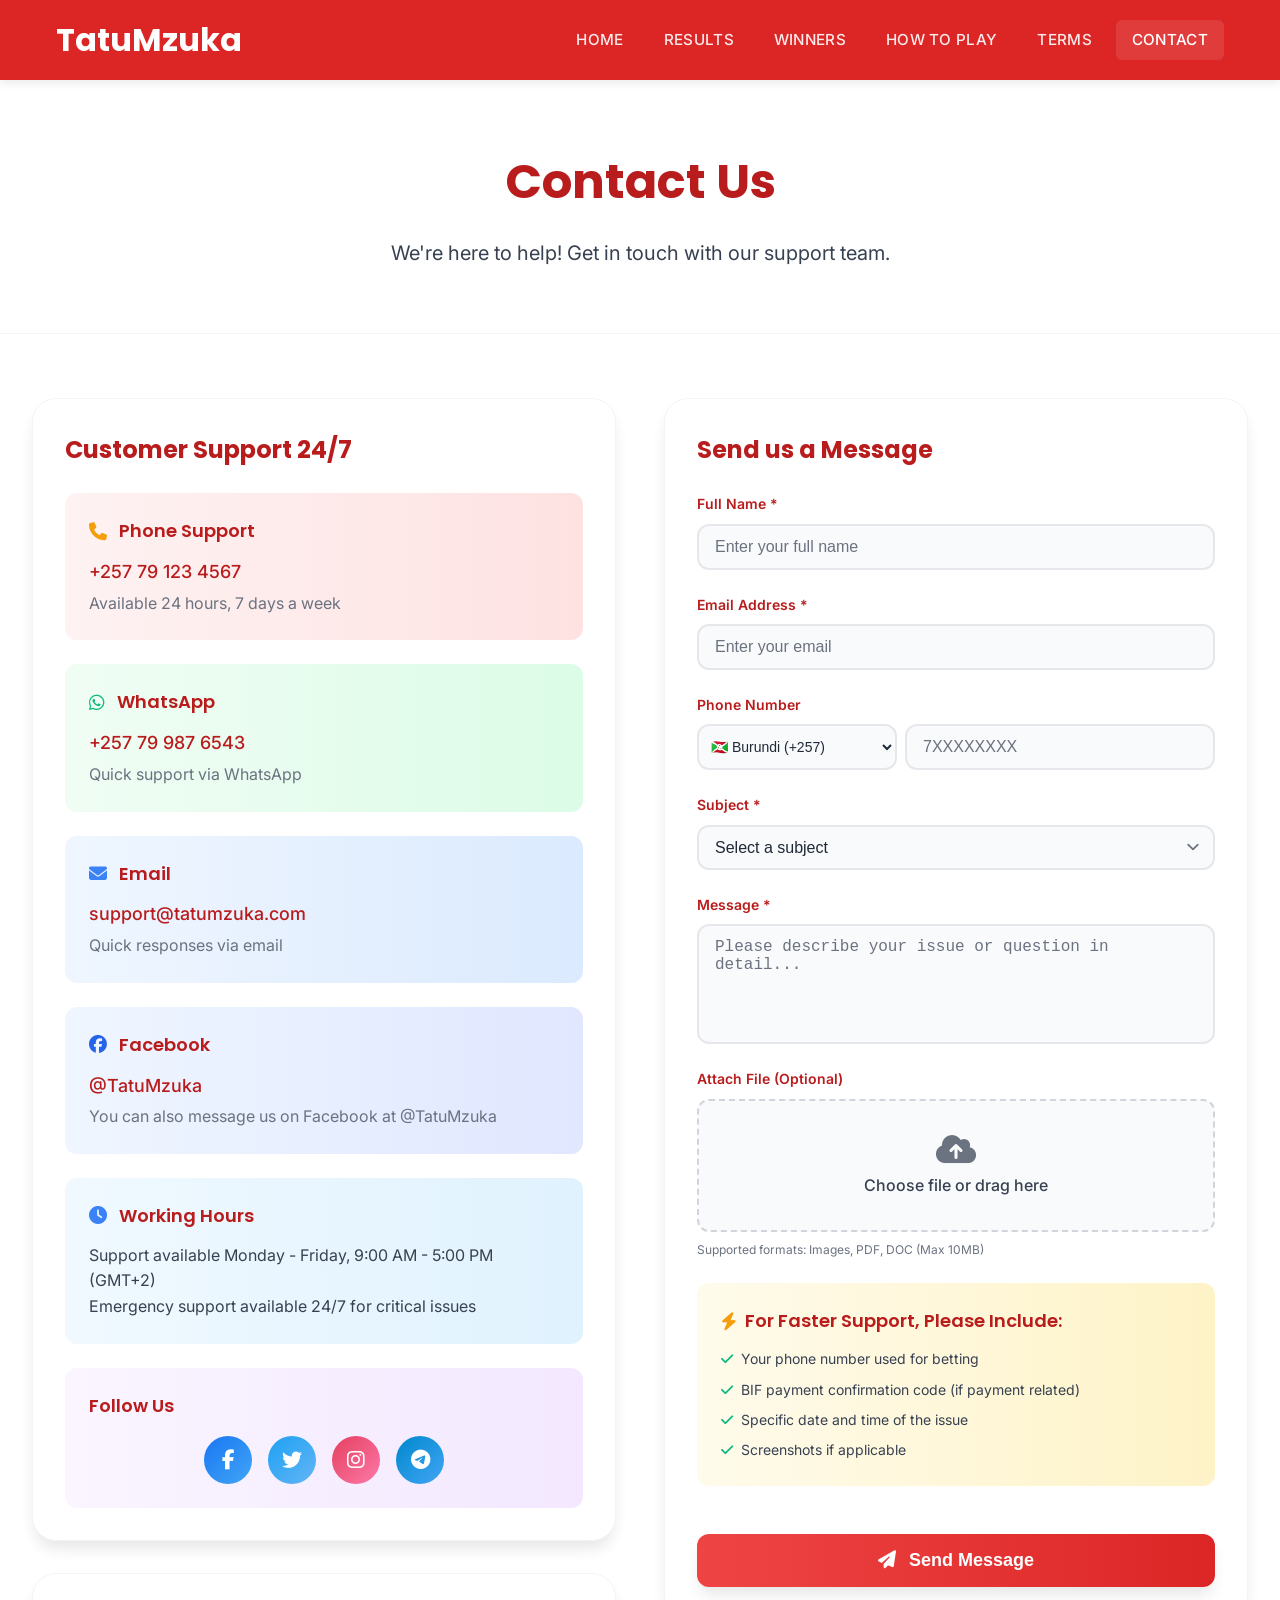
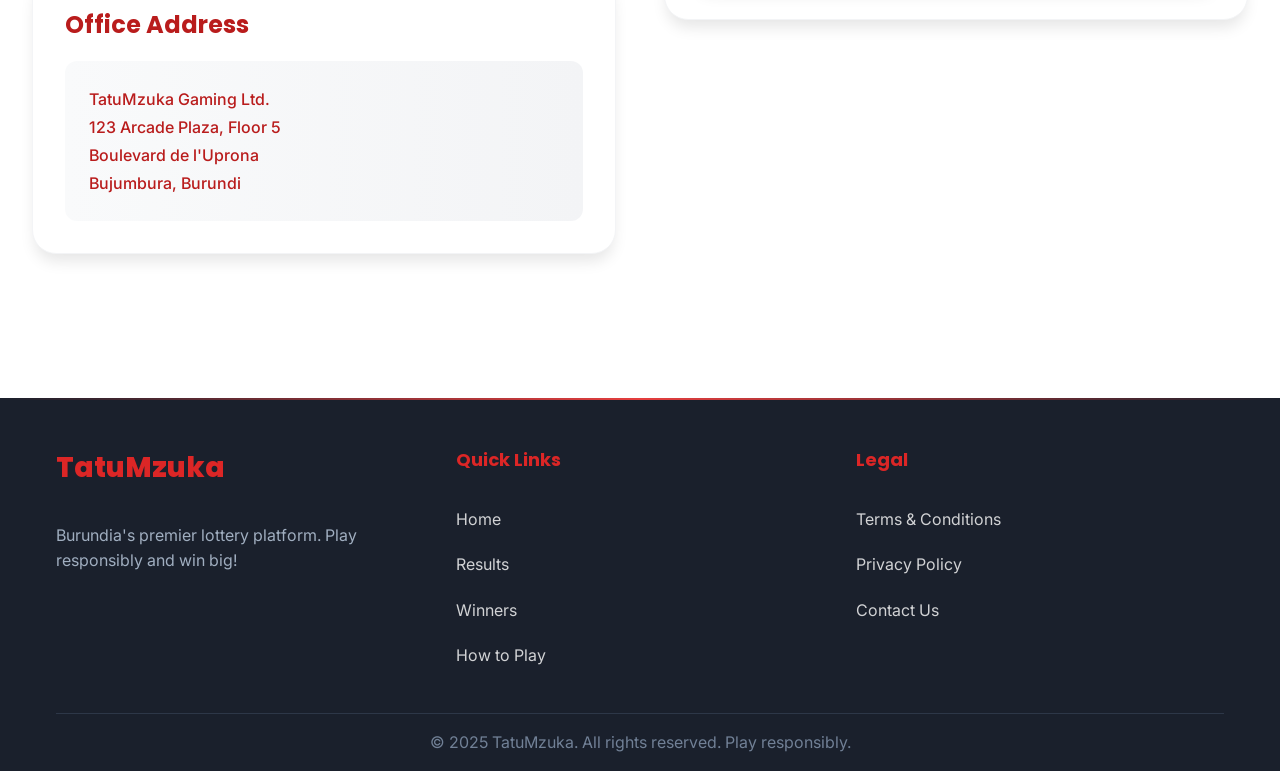
<file: contact.html>
<!DOCTYPE html>
<html lang="en">
<head>
  <meta charset="UTF-8">
  <meta name="viewport" content="width=device-width, initial-scale=1.0">
  <title>Contact Us - TatuMzuka</title>
  <meta name="description" content="Get in touch with TatuMzuka support team. Available 24/7 via phone, WhatsApp, email, or Facebook.">

  <!-- Google Fonts -->
  <link href="https://fonts.googleapis.com/css2?family=Inter:wght@300;400;500;600;700;800;900&display=swap" rel="stylesheet">
  <link href="https://fonts.googleapis.com/css2?family=Poppins:wght@300;400;500;600;700;800;900&display=swap" rel="stylesheet">

  <!-- Font Awesome -->
  <link rel="stylesheet" href="https://cdnjs.cloudflare.com/ajax/libs/font-awesome/6.4.0/css/all.min.css">

  <!-- reCAPTCHA -->
  <script src="https://www.google.com/recaptcha/api.js" async defer></script>
  <script src="https://www.google.com/recaptcha/api.js" async defer></script>


  <!-- Custom CSS -->
  <link rel="stylesheet" href="styles.css">
</head>
<body>
  <!-- Navigation -->
  <nav class="navbar">
    <div class="nav-container">
      <div class="nav-content">
        <div class="nav-logo">
          <h2 class="logo-text">TatuMzuka</h2>
        </div>
        <div class="nav-links-desktop">
          <div class="nav-links">
            <a href="index.html" class="nav-link">HOME</a>
            <a href="results.html" class="nav-link">RESULTS</a>
            <a href="winners.html" class="nav-link">WINNERS</a>
            <a href="how-to-play.html" class="nav-link">HOW TO PLAY</a>
            <a href="terms.html" class="nav-link">TERMS</a>
            <a href="contact.html" class="nav-link active">CONTACT</a>
          </div>
        </div>
        <!-- Mobile Menu Toggle -->
        <button class="mobile-menu-btn" onclick="toggleMobileMenu()">
          <i class="fas fa-bars" id="menu-icon"></i>
          <i class="fas fa-times hidden" id="close-icon"></i>
        </button>
      </div>
    </div>

    <!-- Mobile Navigation -->
    <div class="mobile-nav hidden" id="mobile-nav">
      <a href="index.html" class="mobile-nav-link">HOME</a>
      <a href="results.html" class="mobile-nav-link">RESULTS</a>
      <a href="winners.html" class="mobile-nav-link">WINNERS</a>
      <a href="how-to-play.html" class="mobile-nav-link">HOW TO PLAY</a>
      <a href="terms.html" class="mobile-nav-link">TERMS</a>
      <a href="contact.html" class="mobile-nav-link">CONTACT</a>
    </div>
  </nav>

  <!-- Header -->
  <header class="header">
    <div class="header-container">
      <h1 class="header-title">Contact Us</h1>
      <p class="header-subtitle">We're here to help! Get in touch with our support team.</p>
    </div>
  </header>

  <!-- Main container -->
  <div class="main-container">
    <div class="content-grid">
      <!-- Left column (Support Info) -->
      <aside class="support-info">
        <div class="support-card">
          <h3 class="support-title">Customer Support 24/7</h3>
          <div class="support-sections">
            <section class="support-section phone-support">
              <h4 class="support-section-title">
                <i class="fas fa-phone support-icon"></i>
                Phone Support
              </h4>
              <p class="support-contact">+257 79 123 4567</p>
              <p class="support-desc">Available 24 hours, 7 days a week</p>
            </section>
            <section class="support-section whatsapp-support">
              <h4 class="support-section-title">
                <i class="fab fa-whatsapp support-icon"></i>
                WhatsApp
              </h4>
              <p class="support-contact">+257 79 987 6543</p>
              <p class="support-desc">Quick support via WhatsApp</p>
            </section>
            <section class="support-section email-support">
              <h4 class="support-section-title">
                <i class="fas fa-envelope support-icon"></i>
                Email
              </h4>
              <p class="support-contact">support@tatumzuka.com</p>
              <p class="support-desc">Quick responses via email</p>
            </section>
            <section class="support-section facebook-support">
              <h4 class="support-section-title">
                <i class="fab fa-facebook support-icon"></i>
                Facebook
              </h4>
              <p class="support-contact">@TatuMzuka</p>
              <p class="support-desc">You can also message us on Facebook at @TatuMzuka</p>
            </section>
          </div>
          
          <!-- Working Hours -->
          <div class="working-hours">
            <h4 class="working-hours-title">
              <i class="fas fa-clock support-icon"></i>
              Working Hours
            </h4>
            <p class="working-hours-text">
              Support available Monday - Friday, 9:00 AM - 5:00 PM (GMT+2)<br>
              Emergency support available 24/7 for critical issues
            </p>
          </div>
          
          <!-- Social Media Links -->
          <div class="social-media">
            <h4 class="social-title">Follow Us</h4>
            <div class="social-links">
              <a href="https://facebook.com/tatumzuka" class="social-link facebook" target="_blank">
                <i class="fab fa-facebook-f"></i>
              </a>
              <a href="https://twitter.com/tatumzuka" class="social-link twitter" target="_blank">
                <i class="fab fa-twitter"></i>
              </a>
              <a href="https://instagram.com/tatumzuka" class="social-link instagram" target="_blank">
                <i class="fab fa-instagram"></i>
              </a>
              <a href="https://t.me/tatumzuka" class="social-link telegram" target="_blank">
                <i class="fab fa-telegram"></i>
              </a>
            </div>
          </div>
        </div>
        <div class="address-card">
          <h3 class="address-title">Office Address</h3>
          <div class="address-content">
            <p class="address-text">
              TatuMzuka Gaming Ltd.<br>
              123 Arcade Plaza, Floor 5<br>
              Boulevard de l'Uprona<br>
              Bujumbura, Burundi
            </p>
          </div>
        </div>
      </aside>

      <!-- Right column (Contact Form) -->
      <main class="contact-form-container">
        <div class="form-card">
          <h3 class="form-title">Send us a Message</h3>
          
          <!-- Success/Error Messages -->
          <div id="successMessage" class="message success-message hidden">
            <i class="fas fa-check-circle"></i>
            <span>Your message has been sent successfully! We'll get back to you within 24 hours.</span>
          </div>
          
          <div id="errorMessage" class="message error-message hidden">
            <i class="fas fa-exclamation-triangle"></i>
            <span id="errorText">There was a problem submitting the form. Please try again.</span>
          </div>
          
          <form id="contactForm" class="contact-form">
            <div class="form-group">
              <label for="name" class="form-label">Full Name *</label>
              <input type="text" id="name" name="name" placeholder="Enter your full name" required class="form-input">
              <div class="field-error" id="nameError"></div>
            </div>
            <div class="form-group">
              <label for="email" class="form-label">Email Address *</label>
              <input type="email" id="email" name="email" placeholder="Enter your email" required class="form-input">
              <div class="field-error" id="emailError"></div>
            </div>
            <div class="form-group">
              <label for="phone" class="form-label">Phone Number</label>
              <div class="phone-input-container">
                <select id="countryCode" class="country-select">
                  <option value="+93" data-country="AF">🇦🇫 Afghanistan (+93)</option>
                  <option value="+355" data-country="AL">🇦🇱 Albania (+355)</option>
                  <option value="+213" data-country="DZ">🇩🇿 Algeria (+213)</option>
                  <option value="+1684" data-country="AS">🇦🇸 American Samoa (+1684)</option>
                  <option value="+376" data-country="AD">🇦🇩 Andorra (+376)</option>
                  <option value="+244" data-country="AO">🇦🇴 Angola (+244)</option>
                  <option value="+1264" data-country="AI">🇦🇮 Anguilla (+1264)</option>
                  <option value="+672" data-country="AQ">🇦🇶 Antarctica (+672)</option>
                  <option value="+1268" data-country="AG">🇦🇬 Antigua and Barbuda (+1268)</option>
                  <option value="+54" data-country="AR">🇦🇷 Argentina (+54)</option>
                  <option value="+374" data-country="AM">🇦🇲 Armenia (+374)</option>
                  <option value="+297" data-country="AW">🇦🇼 Aruba (+297)</option>
                  <option value="+61" data-country="AU">🇦🇺 Australia (+61)</option>
                  <option value="+43" data-country="AT">🇦🇹 Austria (+43)</option>
                  <option value="+994" data-country="AZ">🇦🇿 Azerbaijan (+994)</option>
                  <option value="+1242" data-country="BS">🇧🇸 Bahamas (+1242)</option>
                  <option value="+973" data-country="BH">🇧🇭 Bahrain (+973)</option>
                  <option value="+880" data-country="BD">🇧🇩 Bangladesh (+880)</option>
                  <option value="+1246" data-country="BB">🇧🇧 Barbados (+1246)</option>
                  <option value="+375" data-country="BY">🇧🇾 Belarus (+375)</option>
                  <option value="+32" data-country="BE">🇧🇪 Belgium (+32)</option>
                  <option value="+501" data-country="BZ">🇧🇿 Belize (+501)</option>
                  <option value="+229" data-country="BJ">🇧🇯 Benin (+229)</option>
                  <option value="+1441" data-country="BM">🇧🇲 Bermuda (+1441)</option>
                  <option value="+975" data-country="BT">🇧🇹 Bhutan (+975)</option>
                  <option value="+591" data-country="BO">🇧🇴 Bolivia (+591)</option>
                  <option value="+387" data-country="BA">🇧🇦 Bosnia and Herzegovina (+387)</option>
                  <option value="+267" data-country="BW">🇧🇼 Botswana (+267)</option>
                  <option value="+55" data-country="BR">🇧🇷 Brazil (+55)</option>
                  <option value="+246" data-country="IO">🇮🇴 British Indian Ocean Territory (+246)</option>
                  <option value="+673" data-country="BN">🇧🇳 Brunei Darussalam (+673)</option>
                  <option value="+359" data-country="BG">🇧🇬 Bulgaria (+359)</option>
                  <option value="+226" data-country="BF">🇧🇫 Burkina Faso (+226)</option>
                  <option value="+257" data-country="BI" selected>🇧🇮 Burundi (+257)</option>
                  <option value="+855" data-country="KH">🇰🇭 Cambodia (+855)</option>
                  <option value="+237" data-country="CM">🇨🇲 Cameroon (+237)</option>
                  <option value="+1" data-country="CA">🇨🇦 Canada (+1)</option>
                  <option value="+238" data-country="CV">🇨🇻 Cape Verde (+238)</option>
                  <option value="+1345" data-country="KY">🇰🇾 Cayman Islands (+1345)</option>
                  <option value="+236" data-country="CF">🇨🇫 Central African Republic (+236)</option>
                  <option value="+235" data-country="TD">🇹🇩 Chad (+235)</option>
                  <option value="+56" data-country="CL">🇨🇱 Chile (+56)</option>
                  <option value="+86" data-country="CN">🇨🇳 China (+86)</option>
                  <option value="+61" data-country="CX">🇨🇽 Christmas Island (+61)</option>
                  <option value="+61" data-country="CC">🇨🇨 Cocos (Keeling) Islands (+61)</option>
                  <option value="+57" data-country="CO">🇨🇴 Colombia (+57)</option>
                  <option value="+269" data-country="KM">🇰🇲 Comoros (+269)</option>
                  <option value="+242" data-country="CG">🇨🇬 Congo (+242)</option>
                  <option value="+243" data-country="CD">🇨🇩 Congo, Democratic Republic (+243)</option>
                  <option value="+682" data-country="CK">🇨🇰 Cook Islands (+682)</option>
                  <option value="+506" data-country="CR">🇨🇷 Costa Rica (+506)</option>
                  <option value="+225" data-country="CI">🇨🇮 Cote D'Ivoire (+225)</option>
                  <option value="+385" data-country="HR">🇭🇷 Croatia (+385)</option>
                  <option value="+53" data-country="CU">🇨🇺 Cuba (+53)</option>
                  <option value="+357" data-country="CY">🇨🇾 Cyprus (+357)</option>
                  <option value="+420" data-country="CZ">🇨🇿 Czech Republic (+420)</option>
                  <option value="+45" data-country="DK">🇩🇰 Denmark (+45)</option>
                  <option value="+253" data-country="DJ">🇩🇯 Djibouti (+253)</option>
                  <option value="+1767" data-country="DM">🇩🇲 Dominica (+1767)</option>
                  <option value="+1809" data-country="DO">🇩🇴 Dominican Republic (+1809)</option>
                  <option value="+593" data-country="EC">🇪🇨 Ecuador (+593)</option>
                  <option value="+20" data-country="EG">🇪🇬 Egypt (+20)</option>
                  <option value="+503" data-country="SV">🇸🇻 El Salvador (+503)</option>
                  <option value="+240" data-country="GQ">🇬🇶 Equatorial Guinea (+240)</option>
                  <option value="+291" data-country="ER">🇪🇷 Eritrea (+291)</option>
                  <option value="+372" data-country="EE">🇪🇪 Estonia (+372)</option>
                  <option value="+251" data-country="ET">🇪🇹 Ethiopia (+251)</option>
                  <option value="+500" data-country="FK">🇫🇰 Falkland Islands (+500)</option>
                  <option value="+298" data-country="FO">🇫🇴 Faroe Islands (+298)</option>
                  <option value="+679" data-country="FJ">🇫🇯 Fiji (+679)</option>
                  <option value="+358" data-country="FI">🇫🇮 Finland (+358)</option>
                  <option value="+33" data-country="FR">🇫🇷 France (+33)</option>
                  <option value="+594" data-country="GF">🇬🇫 French Guiana (+594)</option>
                  <option value="+689" data-country="PF">🇵🇫 French Polynesia (+689)</option>
                  <option value="+241" data-country="GA">🇬🇦 Gabon (+241)</option>
                  <option value="+220" data-country="GM">🇬🇲 Gambia (+220)</option>
                  <option value="+995" data-country="GE">🇬🇪 Georgia (+995)</option>
                  <option value="+49" data-country="DE">🇩🇪 Germany (+49)</option>
                  <option value="+233" data-country="GH">🇬🇭 Ghana (+233)</option>
                  <option value="+350" data-country="GI">🇬🇮 Gibraltar (+350)</option>
                  <option value="+30" data-country="GR">🇬🇷 Greece (+30)</option>
                  <option value="+299" data-country="GL">🇬🇱 Greenland (+299)</option>
                  <option value="+1473" data-country="GD">🇬🇩 Grenada (+1473)</option>
                  <option value="+590" data-country="GP">🇬🇵 Guadeloupe (+590)</option>
                  <option value="+1671" data-country="GU">🇬🇺 Guam (+1671)</option>
                  <option value="+502" data-country="GT">🇬🇹 Guatemala (+502)</option>
                  <option value="+224" data-country="GN">🇬🇳 Guinea (+224)</option>
                  <option value="+245" data-country="GW">🇬🇼 Guinea-Bissau (+245)</option>
                  <option value="+592" data-country="GY">🇬🇾 Guyana (+592)</option>
                  <option value="+509" data-country="HT">🇭🇹 Haiti (+509)</option>
                  <option value="+504" data-country="HN">🇭🇳 Honduras (+504)</option>
                  <option value="+852" data-country="HK">🇭🇰 Hong Kong (+852)</option>
                  <option value="+36" data-country="HU">🇭🇺 Hungary (+36)</option>
                  <option value="+354" data-country="IS">🇮🇸 Iceland (+354)</option>
                  <option value="+91" data-country="IN">🇮🇳 India (+91)</option>
                  <option value="+62" data-country="ID">🇮🇩 Indonesia (+62)</option>
                  <option value="+98" data-country="IR">🇮🇷 Iran (+98)</option>
                  <option value="+964" data-country="IQ">🇮🇶 Iraq (+964)</option>
                  <option value="+353" data-country="IE">🇮🇪 Ireland (+353)</option>
                  <option value="+972" data-country="IL">🇮🇱 Israel (+972)</option>
                  <option value="+39" data-country="IT">🇮🇹 Italy (+39)</option>
                  <option value="+1876" data-country="JM">🇯🇲 Jamaica (+1876)</option>
                  <option value="+81" data-country="JP">🇯🇵 Japan (+81)</option>
                  <option value="+962" data-country="JO">🇯🇴 Jordan (+962)</option>
                  <option value="+7" data-country="KZ">🇰🇿 Kazakhstan (+7)</option>
                  <option value="+254" data-country="KE">🇰🇪 Kenya (+254)</option>
                  <option value="+686" data-country="KI">🇰🇮 Kiribati (+686)</option>
                  <option value="+850" data-country="KP">🇰🇵 Korea, North (+850)</option>
                  <option value="+82" data-country="KR">🇰🇷 Korea, South (+82)</option>
                  <option value="+965" data-country="KW">🇰🇼 Kuwait (+965)</option>
                  <option value="+996" data-country="KG">🇰🇬 Kyrgyzstan (+996)</option>
                  <option value="+856" data-country="LA">🇱🇦 Laos (+856)</option>
                  <option value="+371" data-country="LV">🇱🇻 Latvia (+371)</option>
                  <option value="+961" data-country="LB">🇱🇧 Lebanon (+961)</option>
                  <option value="+266" data-country="LS">🇱🇸 Lesotho (+266)</option>
                  <option value="+231" data-country="LR">🇱🇷 Liberia (+231)</option>
                  <option value="+218" data-country="LY">🇱🇾 Libya (+218)</option>
                  <option value="+423" data-country="LI">🇱🇮 Liechtenstein (+423)</option>
                  <option value="+370" data-country="LT">🇱🇹 Lithuania (+370)</option>
                  <option value="+352" data-country="LU">🇱🇺 Luxembourg (+352)</option>
                  <option value="+853" data-country="MO">🇲🇴 Macao (+853)</option>
                  <option value="+389" data-country="MK">🇲🇰 North Macedonia (+389)</option>
                  <option value="+261" data-country="MG">🇲🇬 Madagascar (+261)</option>
                  <option value="+265" data-country="MW">🇲🇼 Malawi (+265)</option>
                  <option value="+60" data-country="MY">🇲🇾 Malaysia (+60)</option>
                  <option value="+960" data-country="MV">🇲🇻 Maldives (+960)</option>
                  <option value="+223" data-country="ML">🇲🇱 Mali (+223)</option>
                  <option value="+356" data-country="MT">🇲🇹 Malta (+356)</option>
                  <option value="+692" data-country="MH">🇲🇭 Marshall Islands (+692)</option>
                  <option value="+596" data-country="MQ">🇲🇶 Martinique (+596)</option>
                  <option value="+222" data-country="MR">🇲🇷 Mauritania (+222)</option>
                  <option value="+230" data-country="MU">🇲🇺 Mauritius (+230)</option>
                  <option value="+262" data-country="YT">🇾🇹 Mayotte (+262)</option>
                  <option value="+52" data-country="MX">🇲🇽 Mexico (+52)</option>
                  <option value="+691" data-country="FM">🇫🇲 Micronesia (+691)</option>
                  <option value="+373" data-country="MD">🇲🇩 Moldova (+373)</option>
                  <option value="+377" data-country="MC">🇲🇨 Monaco (+377)</option>
                  <option value="+976" data-country="MN">🇲🇳 Mongolia (+976)</option>
                  <option value="+382" data-country="ME">🇲🇪 Montenegro (+382)</option>
                  <option value="+1664" data-country="MS">🇲🇸 Montserrat (+1664)</option>
                  <option value="+212" data-country="MA">🇲🇦 Morocco (+212)</option>
                  <option value="+258" data-country="MZ">🇲🇿 Mozambique (+258)</option>
                  <option value="+95" data-country="MM">🇲🇲 Myanmar (+95)</option>
                  <option value="+264" data-country="NA">🇳🇦 Namibia (+264)</option>
                  <option value="+674" data-country="NR">🇳🇷 Nauru (+674)</option>
                  <option value="+977" data-country="NP">🇳🇵 Nepal (+977)</option>
                  <option value="+31" data-country="NL">🇳🇱 Netherlands (+31)</option>
                  <option value="+599" data-country="AN">🇦🇳 Netherlands Antilles (+599)</option>
                  <option value="+687" data-country="NC">🇳🇨 New Caledonia (+687)</option>
                  <option value="+64" data-country="NZ">🇳🇿 New Zealand (+64)</option>
                  <option value="+505" data-country="NI">🇳🇮 Nicaragua (+505)</option>
                  <option value="+227" data-country="NE">🇳🇪 Niger (+227)</option>
                  <option value="+234" data-country="NG">🇳🇬 Nigeria (+234)</option>
                  <option value="+683" data-country="NU">🇳🇺 Niue (+683)</option>
                  <option value="+672" data-country="NF">🇳🇫 Norfolk Island (+672)</option>
                  <option value="+1670" data-country="MP">🇲🇵 Northern Mariana Islands (+1670)</option>
                  <option value="+47" data-country="NO">🇳🇴 Norway (+47)</option>
                  <option value="+968" data-country="OM">🇴🇲 Oman (+968)</option>
                  <option value="+92" data-country="PK">🇵🇰 Pakistan (+92)</option>
                  <option value="+680" data-country="PW">🇵🇼 Palau (+680)</option>
                  <option value="+970" data-country="PS">🇵🇸 Palestine (+970)</option>
                  <option value="+507" data-country="PA">🇵🇦 Panama (+507)</option>
                  <option value="+675" data-country="PG">🇵🇬 Papua New Guinea (+675)</option>
                  <option value="+595" data-country="PY">🇵🇾 Paraguay (+595)</option>
                  <option value="+51" data-country="PE">🇵🇪 Peru (+51)</option>
                  <option value="+63" data-country="PH">🇵🇭 Philippines (+63)</option>
                  <option value="+48" data-country="PL">🇵🇱 Poland (+48)</option>
                  <option value="+351" data-country="PT">🇵🇹 Portugal (+351)</option>
                  <option value="+1787" data-country="PR">🇵🇷 Puerto Rico (+1787)</option>
                  <option value="+974" data-country="QA">🇶🇦 Qatar (+974)</option>
                  <option value="+262" data-country="RE">🇷🇪 Reunion (+262)</option>
                  <option value="+40" data-country="RO">🇷🇴 Romania (+40)</option>
                  <option value="+7" data-country="RU">🇷🇺 Russian Federation (+7)</option>
                  <option value="+250" data-country="RW">🇷🇼 Rwanda (+250)</option>
                  <option value="+290" data-country="SH">🇸🇭 Saint Helena (+290)</option>
                  <option value="+1869" data-country="KN">🇰🇳 Saint Kitts and Nevis (+1869)</option>
                  <option value="+1758" data-country="LC">🇱🇨 Saint Lucia (+1758)</option>
                  <option value="+508" data-country="PM">🇵🇲 Saint Pierre and Miquelon (+508)</option>
                  <option value="+1784" data-country="VC">🇻🇨 Saint Vincent and the Grenadines (+1784)</option>
                  <option value="+685" data-country="WS">🇼🇸 Samoa (+685)</option>
                  <option value="+378" data-country="SM">🇸🇲 San Marino (+378)</option>
                  <option value="+239" data-country="ST">🇸🇹 Sao Tome and Principe (+239)</option>
                  <option value="+966" data-country="SA">🇸🇦 Saudi Arabia (+966)</option>
                  <option value="+221" data-country="SN">🇸🇳 Senegal (+221)</option>
                  <option value="+381" data-country="RS">🇷🇸 Serbia (+381)</option>
                  <option value="+248" data-country="SC">🇸🇨 Seychelles (+248)</option>
                  <option value="+232" data-country="SL">🇸🇱 Sierra Leone (+232)</option>
                  <option value="+65" data-country="SG">🇸🇬 Singapore (+65)</option>
                  <option value="+421" data-country="SK">🇸🇰 Slovakia (+421)</option>
                  <option value="+386" data-country="SI">🇸🇮 Slovenia (+386)</option>
                  <option value="+677" data-country="SB">🇸🇧 Solomon Islands (+677)</option>
                  <option value="+252" data-country="SO">🇸🇴 Somalia (+252)</option>
                  <option value="+27" data-country="ZA">🇿🇦 South Africa (+27)</option>
                  <option value="+34" data-country="ES">🇪🇸 Spain (+34)</option>
                  <option value="+94" data-country="LK">🇱🇰 Sri Lanka (+94)</option>
                  <option value="+249" data-country="SD">🇸🇩 Sudan (+249)</option>
                  <option value="+597" data-country="SR">🇸🇷 Suriname (+597)</option>
                  <option value="+268" data-country="SZ">🇸🇿 Swaziland (+268)</option>
                  <option value="+46" data-country="SE">🇸🇪 Sweden (+46)</option>
                  <option value="+41" data-country="CH">🇨🇭 Switzerland (+41)</option>
                  <option value="+963" data-country="SY">🇸🇾 Syria (+963)</option>
                  <option value="+886" data-country="TW">🇹🇼 Taiwan (+886)</option>
                  <option value="+992" data-country="TJ">🇹🇯 Tajikistan (+992)</option>
                  <option value="+255" data-country="TZ">🇹🇿 Tanzania (+255)</option>
                  <option value="+66" data-country="TH">🇹🇭 Thailand (+66)</option>
                  <option value="+670" data-country="TL">🇹🇱 Timor-Leste (+670)</option>
                  <option value="+228" data-country="TG">🇹🇬 Togo (+228)</option>
                  <option value="+690" data-country="TK">🇹🇰 Tokelau (+690)</option>
                  <option value="+676" data-country="TO">🇹🇴 Tonga (+676)</option>
                  <option value="+1868" data-country="TT">🇹🇹 Trinidad and Tobago (+1868)</option>
                  <option value="+216" data-country="TN">🇹🇳 Tunisia (+216)</option>
                  <option value="+90" data-country="TR">🇹🇷 Turkey (+90)</option>
                  <option value="+993" data-country="TM">🇹🇲 Turkmenistan (+993)</option>
                  <option value="+1649" data-country="TC">🇹🇨 Turks and Caicos Islands (+1649)</option>
                  <option value="+688" data-country="TV">🇹🇻 Tuvalu (+688)</option>
                  <option value="+256" data-country="UG">🇺🇬 Uganda (+256)</option>
                  <option value="+380" data-country="UA">🇺🇦 Ukraine (+380)</option>
                  <option value="+971" data-country="AE">🇦🇪 United Arab Emirates (+971)</option>
                  <option value="+44" data-country="GB">🇬🇧 United Kingdom (+44)</option>
                  <option value="+1" data-country="US">🇺🇸 United States (+1)</option>
                  <option value="+598" data-country="UY">🇺🇾 Uruguay (+598)</option>
                  <option value="+998" data-country="UZ">🇺🇿 Uzbekistan (+998)</option>
                  <option value="+678" data-country="VU">🇻🇺 Vanuatu (+678)</option>
                  <option value="+58" data-country="VE">🇻🇪 Venezuela (+58)</option>
                  <option value="+84" data-country="VN">🇻🇳 Vietnam (+84)</option>
                  <option value="+1284" data-country="VG">🇻🇬 Virgin Islands, British (+1284)</option>
                  <option value="+1340" data-country="VI">🇻🇮 Virgin Islands, U.S. (+1340)</option>
                  <option value="+681" data-country="WF">🇼🇫 Wallis and Futuna (+681)</option>
                  <option value="+212" data-country="EH">🇪🇭 Western Sahara (+212)</option>
                  <option value="+967" data-country="YE">🇾🇪 Yemen (+967)</option>
                  <option value="+260" data-country="ZM">🇿🇲 Zambia (+260)</option>
                  <option value="+263" data-country="ZW">🇿🇼 Zimbabwe (+263)</option>
                </select>
                <input type="tel" id="phone" name="phone" placeholder="7XXXXXXXX" class="phone-input">
              </div>
            </div>
            <div class="form-group">
              <label for="subject" class="form-label">Subject *</label>
              <select id="subject" name="subject" required class="form-select">
                <option value="">Select a subject</option>
                <option value="technical">Technical Issue</option>
                <option value="payment">Payment Issue</option>
                <option value="feedback">Feedback</option>
                <option value="legal">Legal</option>
                <option value="other">Other</option>
              </select>
              <div class="field-error" id="subjectError"></div>
            </div>
            <div class="form-group">
              <label for="message" class="form-label">Message *</label>
              <textarea id="message" name="message" placeholder="Please describe your issue or question in detail..." required rows="5" class="form-textarea"></textarea>
              <div class="field-error" id="messageError"></div>
            </div>
            
            <div class="form-group">
              <label for="attachment" class="form-label">Attach File (Optional)</label>
              <div class="file-input-container">
                <input type="file" id="attachment" name="attachment" accept="image/*,.pdf,.doc,.docx" class="file-input">
                <label for="attachment" class="file-input-label">
                  <i class="fas fa-cloud-upload-alt"></i>
                  <span class="file-input-text">Choose file or drag here</span>
                </label>
                <div class="file-input-info">Supported formats: Images, PDF, DOC (Max 10MB)</div>
              </div>
              <div class="field-error" id="attachmentError"></div>
            </div>
            <div class="support-tips">
              <h4 class="tips-title">
                <i class="fas fa-bolt tips-icon"></i>
                For Faster Support, Please Include:
              </h4>
              <ul class="tips-list">
                <li class="tips-item"><i class="fas fa-check tips-check"></i>Your phone number used for betting</li>
                <li class="tips-item"><i class="fas fa-check tips-check"></i>BIF payment confirmation code (if payment related)</li>
                <li class="tips-item"><i class="fas fa-check tips-check"></i>Specific date and time of the issue</li>
                <li class="tips-item"><i class="fas fa-check tips-check"></i>Screenshots if applicable</li>
              </ul>
            </div>
            <!-- reCAPTCHA -->
            <div class="form-group">
              <div class="g-recaptcha" data-sitekey="6LeIxAcTAAAAAJcZVRqyHh71UMIEGNQ_MXjiZKhI"></div>
              <div class="field-error" id="recaptchaError"></div>
            </div>
            
            <button type="submit" id="submitBtn" class="submit-btn">
              <i class="fas fa-paper-plane submit-icon"></i>
              Send Message
            </button>
          </form>
        </div>
      </main>
    </div>
  </div>

  <!-- Footer -->
  <footer class="footer">
    <div class="footer-container">
      <div class="footer-grid">
        <div class="footer-section">
          <h3 class="footer-brand">TatuMzuka</h3>
          <p class="footer-desc">Burundia's premier lottery platform. Play responsibly and win big!</p>
        </div>
        <div class="footer-section">
          <h4 class="footer-title">Quick Links</h4>
          <ul class="footer-links">
            <li><a href="index.html" class="footer-link">Home</a></li>
            <li><a href="results.html" class="footer-link">Results</a></li>
            <li><a href="winners.html" class="footer-link">Winners</a></li>
            <li><a href="how-to-play.html" class="footer-link">How to Play</a></li>
          </ul>
        </div>
        <div class="footer-section">
          <h4 class="footer-title">Legal</h4>
          <ul class="footer-links">
            <li><a href="terms.html" class="footer-link">Terms & Conditions</a></li>
            <li><a href="#" class="footer-link">Privacy Policy</a></li>
            <li><a href="contact.html" class="footer-link">Contact Us</a></li>
          </ul>
        </div>
      </div>
      <div class="footer-bottom">
        <p class="footer-copyright">&copy; 2025 TatuMzuka. All rights reserved. Play responsibly.</p>
      </div>
    </div>
  </footer>

  <script src="script.js"></script>
</body>
</html>
</file>
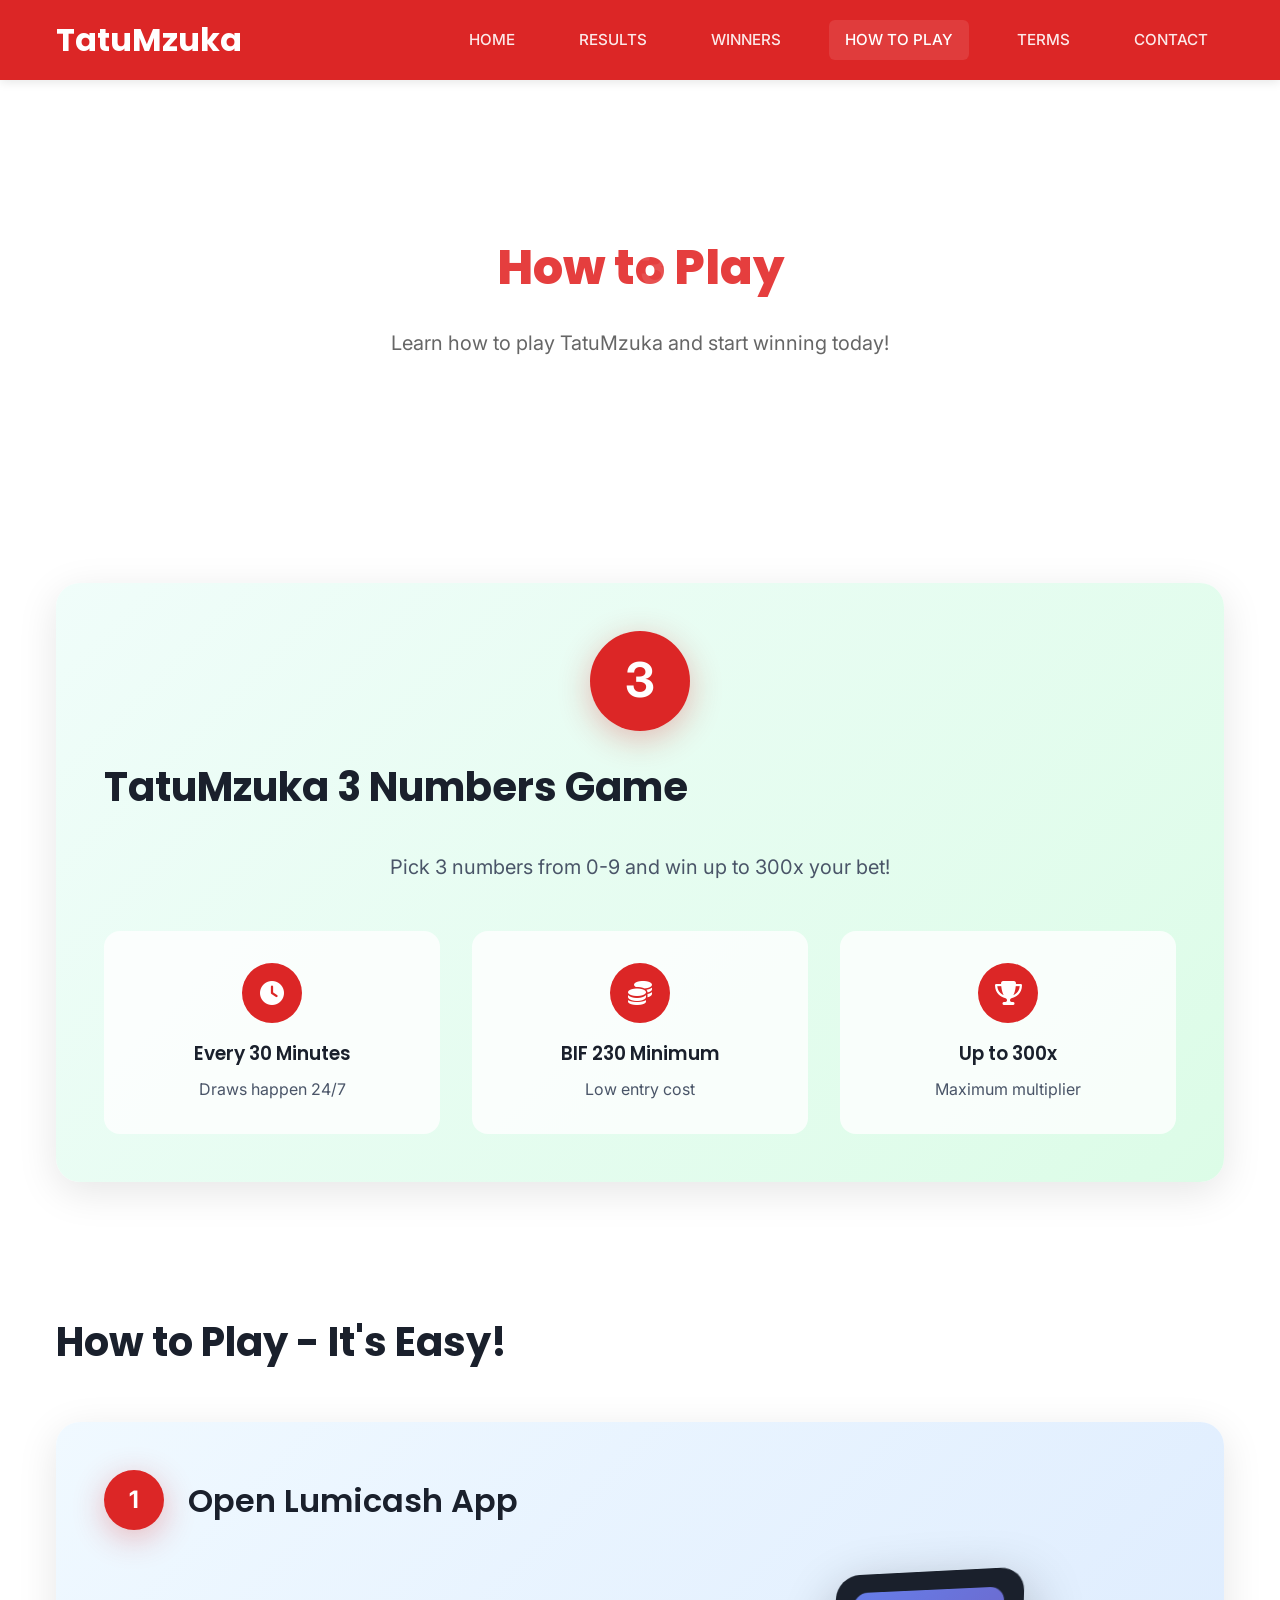
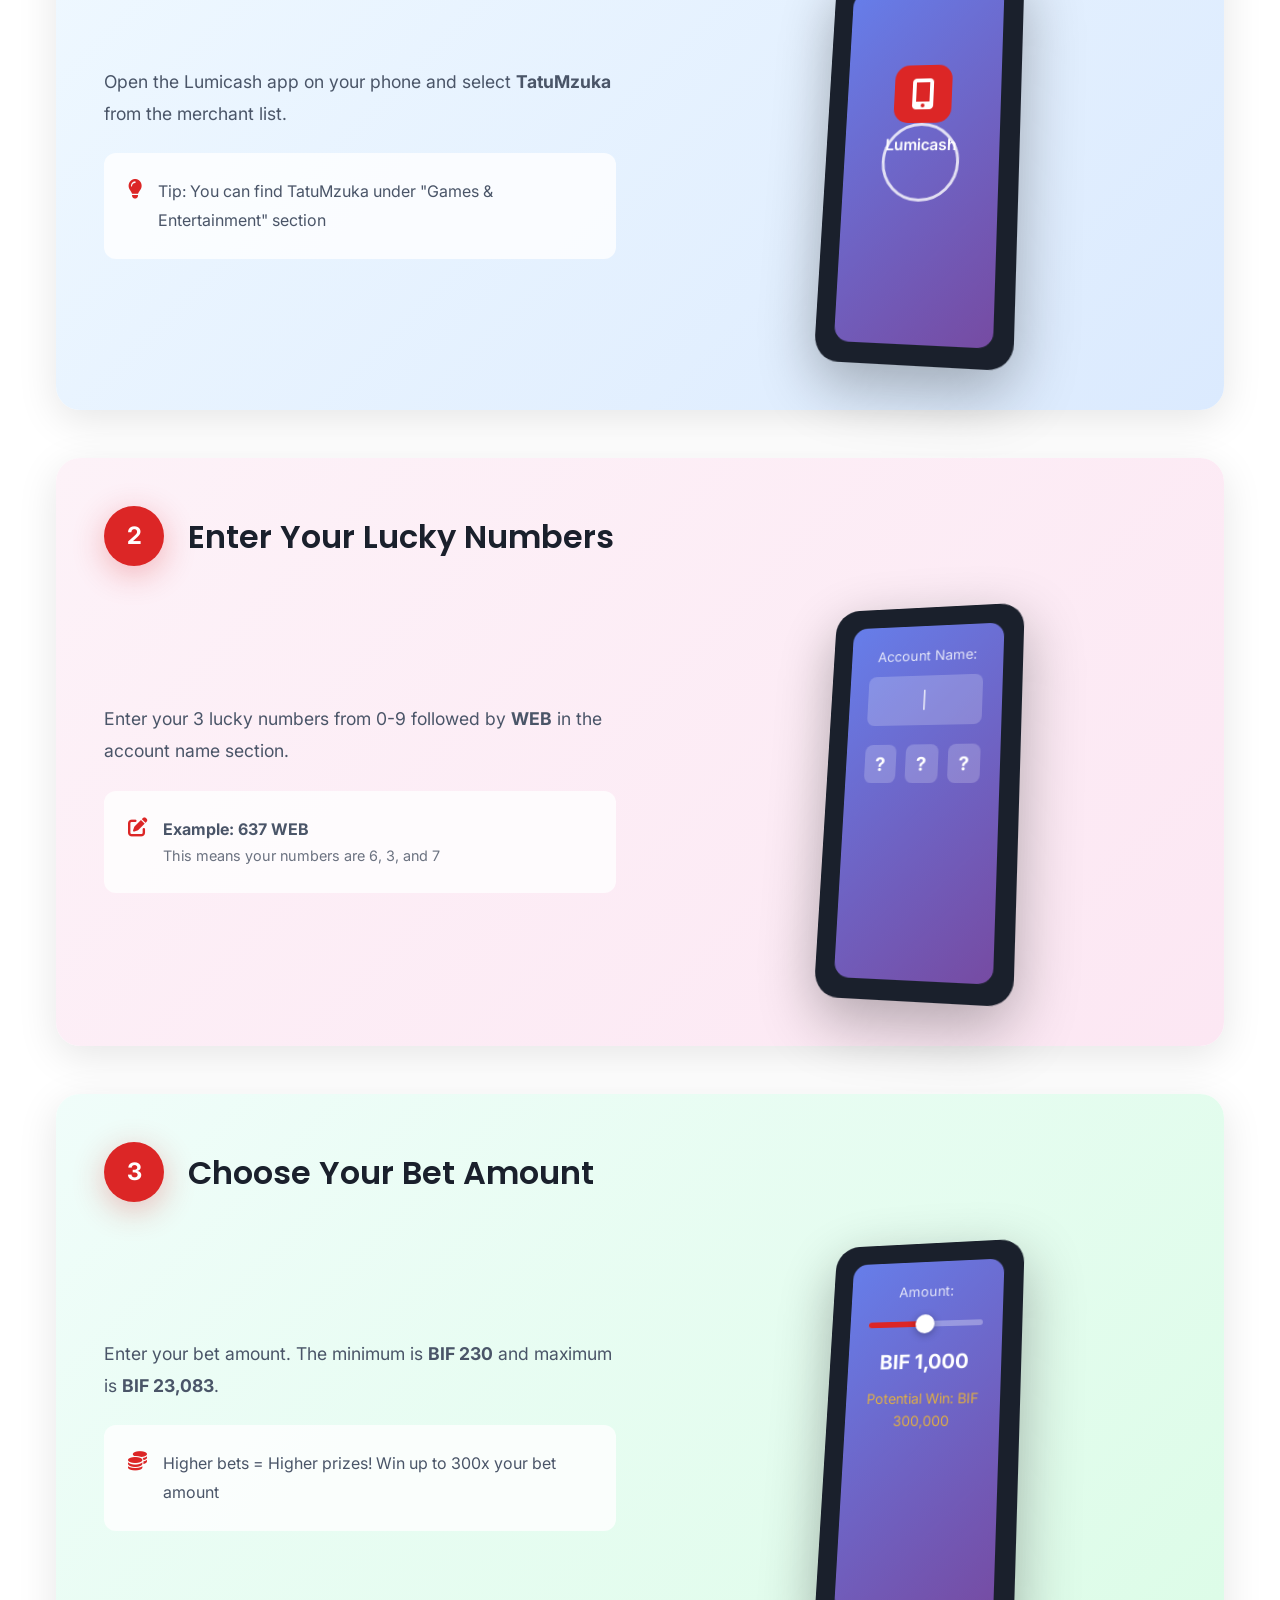
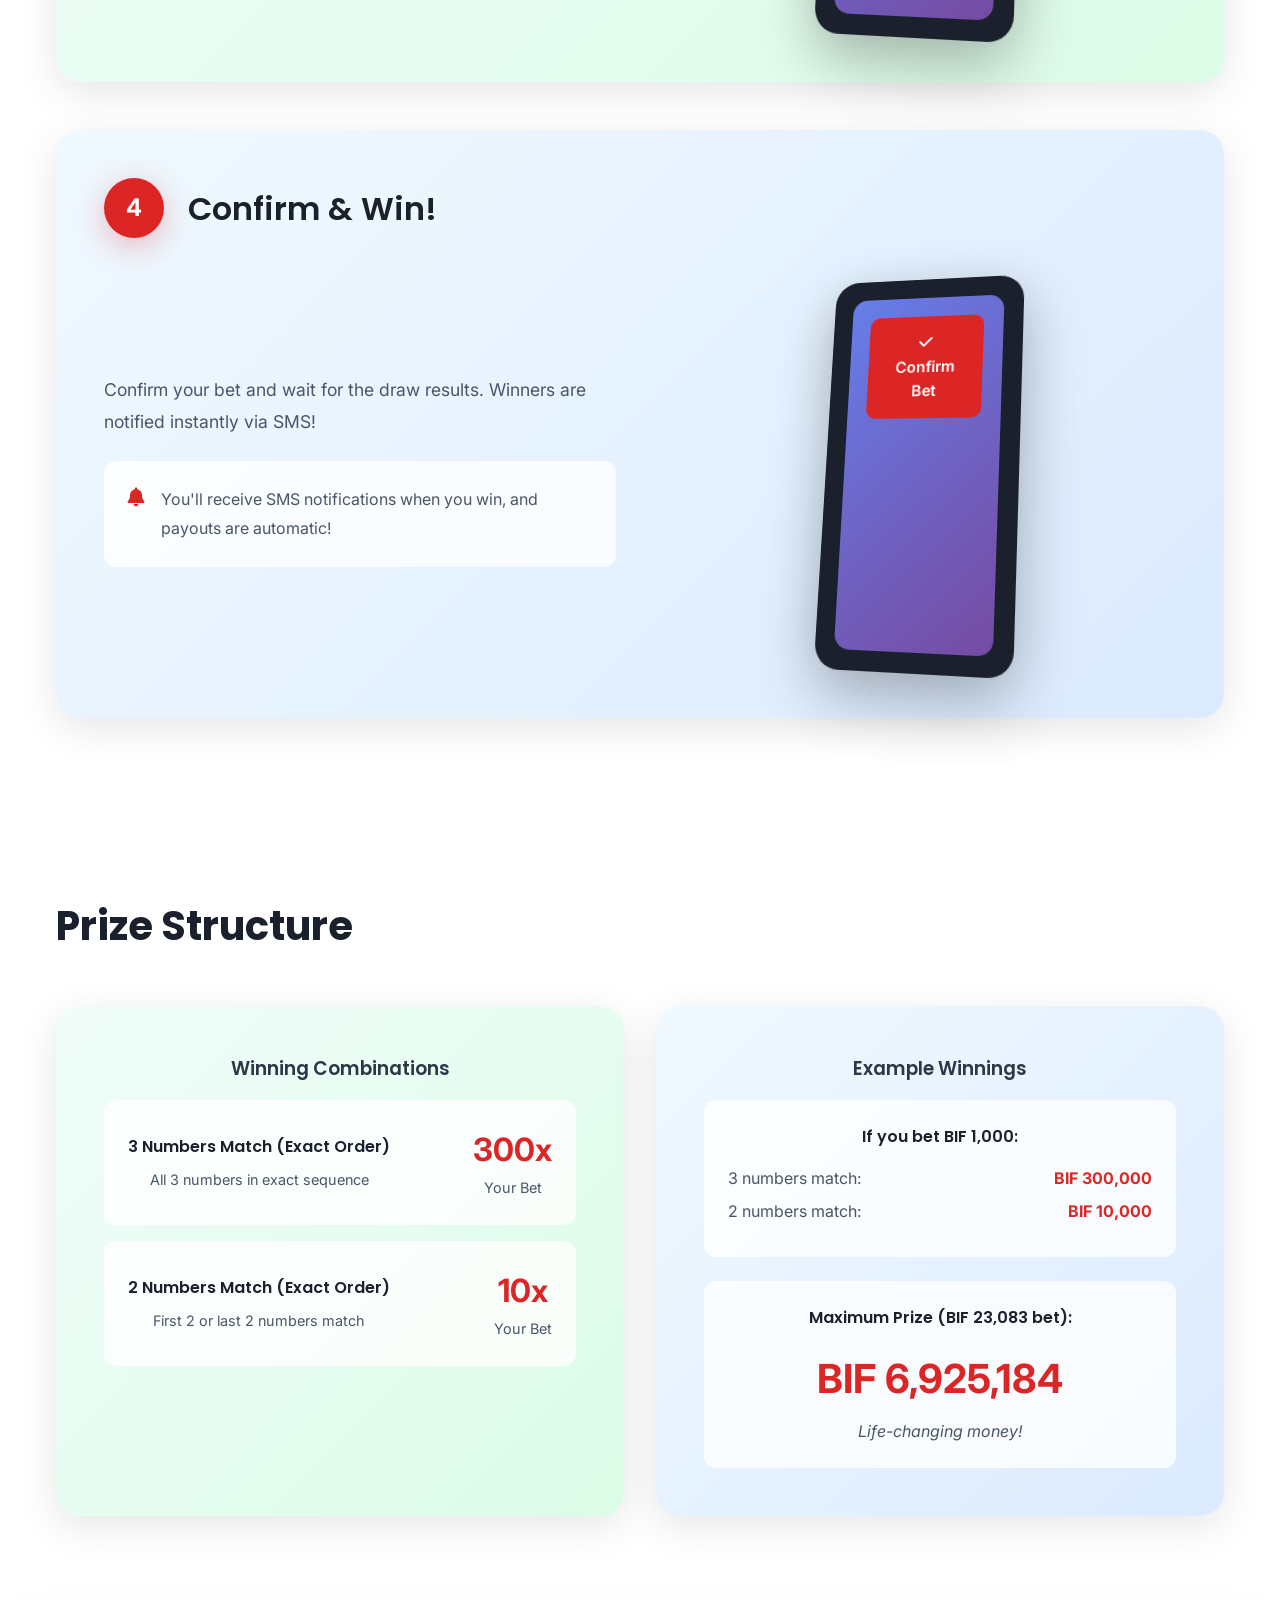
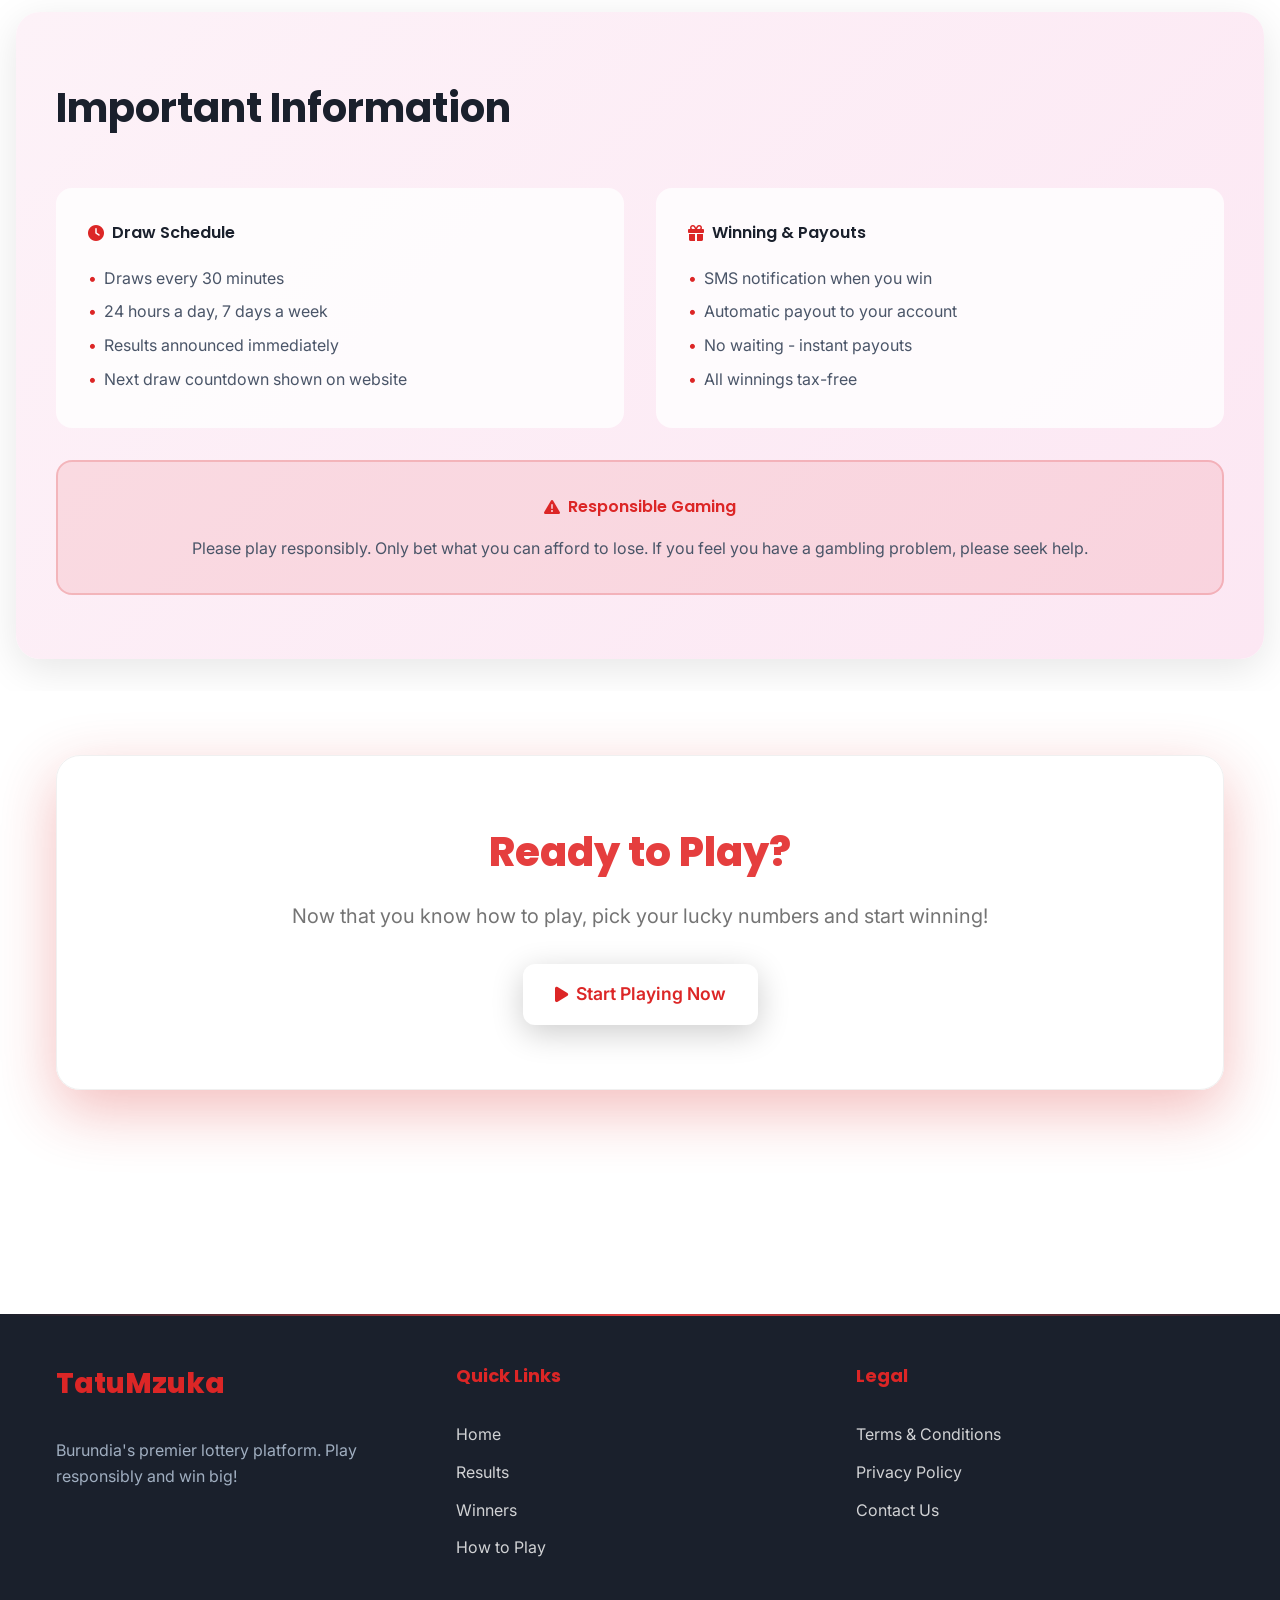
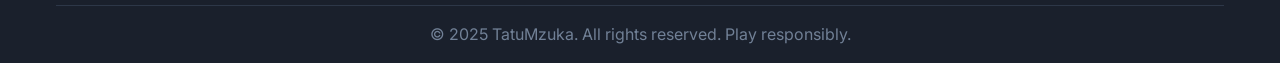
<file: how-to-play.html>
<!DOCTYPE html>
<html lang="en">
<head>
    <meta charset="UTF-8">
    <meta name="viewport" content="width=device-width, initial-scale=1.0">
    <title>How to Play - TatuMzuka Lottery</title>
    <meta name="description" content="Learn how to play TatuMzuka lottery. Simple steps to pick numbers, place bets, and win big prizes.">
    
    <!-- Google Fonts -->
    <link href="https://fonts.googleapis.com/css2?family=Inter:wght@300;400;500;600;700;800;900&display=swap" rel="stylesheet">
    <link href="https://fonts.googleapis.com/css2?family=Poppins:wght@300;400;500;600;700;800;900&display=swap" rel="stylesheet">
    
    <!-- Font Awesome -->
    <link rel="stylesheet" href="https://cdnjs.cloudflare.com/ajax/libs/font-awesome/6.4.0/css/all.min.css">
    
    <!-- CSS -->
    <link rel="stylesheet" href="styles.css">
</head>
<body>
    <!-- Navigation -->
    <nav class="navbar">
        <div class="nav-container">
            <div class="nav-content">
                <div class="nav-logo">
                    <h2>TatuMzuka</h2>
                </div>
                <div class="nav-links desktop-nav">
                    <a href="index.html">HOME</a>
                    <a href="results.html">RESULTS</a>
                    <a href="winners.html">WINNERS</a>
                    <a href="how-to-play.html" class="active">HOW TO PLAY</a>
                    <a href="terms.html">TERMS</a>
                    <a href="contact.html">CONTACT</a>
                </div>
                <button class="mobile-menu-btn" onclick="toggleMobileMenu()">
                    <i class="fas fa-bars"></i>
                </button>
            </div>
        </div>
        <div class="mobile-nav" id="mobile-nav">
            <a href="index.html">HOME</a>
            <a href="results.html">RESULTS</a>
            <a href="winners.html">WINNERS</a>
            <a href="how-to-play.html" class="active">HOW TO PLAY</a>
            <a href="terms.html">TERMS</a>
            <a href="contact.html">CONTACT</a>
        </div>
    </nav>

    <!-- Page Header -->
    <header class="page-header">
        <div class="header-container">
            <h1 class="page-title">How to Play</h1>
            <p class="page-subtitle">Learn how to play TatuMzuka and start winning today!</p>
            <div class="header-animation">
                <div class="floating-numbers">
                    <span class="float-number">7</span>
                    <span class="float-number">3</span>
                    <span class="float-number">9</span>
                </div>
            </div>
        </div>
    </header>

    <!-- Main Content -->
    <main class="main-content">
        <!-- Game Overview -->
        <section class="overview-section animate-section" data-section="1">
            <div class="section-container">
                <div class="overview-card gradient-mint-bg">
                    <div class="overview-header">
                        <div class="game-icon">
                            <span class="big-number">3</span>
                        </div>
                        <h2 class="section-title">TatuMzuka 3 Numbers Game</h2>
                        <p class="section-subtitle">Pick 3 numbers from 0-9 and win up to 300x your bet!</p>
                    </div>
                    
                    <div class="feature-grid">
                        <div class="feature-card">
                            <div class="feature-icon">
                                <i class="fas fa-clock"></i>
                            </div>
                            <h3>Every 30 Minutes</h3>
                            <p>Draws happen 24/7</p>
                        </div>
                        <div class="feature-card">
                            <div class="feature-icon">
                                <i class="fas fa-coins"></i>
                            </div>
                            <h3>BIF 230 Minimum</h3>
                            <p>Low entry cost</p>
                        </div>
                        <div class="feature-card">
                            <div class="feature-icon">
                                <i class="fas fa-trophy"></i>
                            </div>
                            <h3>Up to 300x</h3>
                            <p>Maximum multiplier</p>
                        </div>
                    </div>
                </div>
            </div>
        </section>

        <!-- How to Play Steps -->
        <section class="steps-section">
            <div class="section-container">
                <h2 class="section-title centered">How to Play - It's Easy!</h2>
                
                <!-- Step 1: Open Lumicash -->
                <div class="step-card animate-section gradient-blue-bg" data-section="2">
                    <div class="step-header">
                        <div class="step-number">1</div>
                        <h3 class="step-title">Open Lumicash App</h3>
                    </div>
                    <div class="step-content">
                        <div class="step-text">
                            <p>Open the Lumicash app on your phone and select <strong>TatuMzuka</strong> from the merchant list.</p>
                            <div class="tip-box">
                                <i class="fas fa-lightbulb"></i>
                                <p>Tip: You can find TatuMzuka under "Games & Entertainment" section</p>
                            </div>
                        </div>
                        <div class="step-animation">
                            <div class="phone-container" id="phone-step1">
                                <div class="phone">
                                    <div class="phone-screen">
                                        <div class="app-icon lumicash-icon">
                                            <i class="fas fa-mobile-alt"></i>
                                        </div>
                                        <div class="app-name">Lumicash</div>
                                        <div class="tap-indicator" id="tap1"></div>
                                    </div>
                                </div>
                            </div>
                        </div>
                    </div>
                </div>

                <!-- Step 2: Enter Numbers -->
                <div class="step-card animate-section gradient-rose-bg" data-section="3">
                    <div class="step-header">
                        <div class="step-number">2</div>
                        <h3 class="step-title">Enter Your Lucky Numbers</h3>
                    </div>
                    <div class="step-content">
                        <div class="step-text">
                            <p>Enter your 3 lucky numbers from 0-9 followed by <strong>WEB</strong> in the account name section.</p>
                            <div class="example-box">
                                <i class="fas fa-edit"></i>
                                <div>
                                    <p><strong>Example: 637 WEB</strong></p>
                                    <p class="small-text">This means your numbers are 6, 3, and 7</p>
                                </div>
                            </div>
                        </div>
                        <div class="step-animation">
                            <div class="phone-container" id="phone-step2">
                                <div class="phone">
                                    <div class="phone-screen">
                                        <div class="number-input-demo">
                                            <div class="input-label">Account Name:</div>
                                            <div class="input-field" id="numberInput">
                                                <span class="typing-cursor">|</span>
                                            </div>
                                            <div class="number-display">
                                                <div class="number-box" id="num1">?</div>
                                                <div class="number-box" id="num2">?</div>
                                                <div class="number-box" id="num3">?</div>
                                            </div>
                                        </div>
                                    </div>
                                </div>
                            </div>
                        </div>
                    </div>
                </div>

                <!-- Step 3: Choose Bet Amount -->
                <div class="step-card animate-section gradient-mint-bg" data-section="4">
                    <div class="step-header">
                        <div class="step-number">3</div>
                        <h3 class="step-title">Choose Your Bet Amount</h3>
                    </div>
                    <div class="step-content">
                        <div class="step-text">
                            <p>Enter your bet amount. The minimum is <strong>BIF 230</strong> and maximum is <strong>BIF 23,083</strong>.</p>
                            <div class="tip-box">
                                <i class="fas fa-coins"></i>
                                <p>Higher bets = Higher prizes! Win up to 300x your bet amount</p>
                            </div>
                        </div>
                        <div class="step-animation">
                            <div class="phone-container" id="phone-step3">
                                <div class="phone">
                                    <div class="phone-screen">
                                        <div class="bet-amount-demo">
                                            <div class="input-label">Amount:</div>
                                            <div class="amount-slider">
                                                <div class="slider-track">
                                                    <div class="slider-fill" id="sliderFill"></div>
                                                    <div class="slider-thumb" id="sliderThumb"></div>
                                                </div>
                                            </div>
                                            <div class="amount-display" id="amountDisplay">BIF 1,000</div>
                                            <div class="potential-win" id="potentialWin">Potential Win: BIF 300,000</div>
                                        </div>
                                    </div>
                                </div>
                            </div>
                        </div>
                    </div>
                </div>

                <!-- Step 4: Confirm and Win -->
                <div class="step-card animate-section gradient-blue-bg" data-section="5">
                    <div class="step-header">
                        <div class="step-number">4</div>
                        <h3 class="step-title">Confirm & Win!</h3>
                    </div>
                    <div class="step-content">
                        <div class="step-text">
                            <p>Confirm your bet and wait for the draw results. Winners are notified instantly via SMS!</p>
                            <div class="tip-box">
                                <i class="fas fa-bell"></i>
                                <p>You'll receive SMS notifications when you win, and payouts are automatic!</p>
                            </div>
                        </div>
                        <div class="step-animation">
                            <div class="phone-container" id="phone-step4">
                                <div class="phone">
                                    <div class="phone-screen">
                                        <div class="confirmation-demo">
                                            <div class="confirm-button" id="confirmBtn">
                                                <i class="fas fa-check"></i>
                                                Confirm Bet
                                            </div>
                                            <div class="loading-indicator" id="loadingIndicator">
                                                <div class="spinner"></div>
                                                <p>Processing...</p>
                                            </div>
                                            <div class="success-message" id="successMessage">
                                                <i class="fas fa-check-circle"></i>
                                                <p>Bet Placed Successfully!</p>
                                                <div class="ticket-number">Ticket: #TM12345</div>
                                            </div>
                                        </div>
                                    </div>
                                </div>
                            </div>
                        </div>
                    </div>
                </div>
            </div>
        </section>

        <!-- Prize Structure -->
        <section class="prizes-section animate-section" data-section="6">
            <div class="section-container">
                <h2 class="section-title centered">Prize Structure</h2>
                
                <div class="prizes-grid">
                    <div class="prize-card gradient-mint-bg">
                        <h3 class="prize-title">Winning Combinations</h3>
                        
                        <div class="winning-combo">
                            <div class="combo-info">
                                <h4>3 Numbers Match (Exact Order)</h4>
                                <p>All 3 numbers in exact sequence</p>
                            </div>
                            <div class="combo-prize">
                                <span class="multiplier">300x</span>
                                <span class="bet-text">Your Bet</span>
                            </div>
                        </div>
                        
                        <div class="winning-combo">
                            <div class="combo-info">
                                <h4>2 Numbers Match (Exact Order)</h4>
                                <p>First 2 or last 2 numbers match</p>
                            </div>
                            <div class="combo-prize">
                                <span class="multiplier">10x</span>
                                <span class="bet-text">Your Bet</span>
                            </div>
                        </div>
                    </div>
                    
                    <div class="prize-card gradient-blue-bg">
                        <h3 class="prize-title">Example Winnings</h3>
                        
                        <div class="example-winnings">
                            <h4>If you bet BIF 1,000:</h4>
                            <div class="winning-example">
                                <span>3 numbers match:</span>
                                <strong>BIF 300,000</strong>
                            </div>
                            <div class="winning-example">
                                <span>2 numbers match:</span>
                                <strong>BIF 10,000</strong>
                            </div>
                        </div>
                        
                        <div class="max-prize">
                            <h4>Maximum Prize (BIF 23,083 bet):</h4>
                            <div class="max-amount">BIF 6,925,184</div>
                            <p class="life-changing">Life-changing money!</p>
                        </div>
                    </div>
                </div>
            </div>
        </section>

        <!-- Important Information -->
        <section class="info-section animate-section gradient-rose-bg" data-section="7">
            <div class="section-container">
                <h3 class="section-title centered">Important Information</h3>
                
                <div class="info-grid">
                    <div class="info-card">
                        <h4>
                            <i class="fas fa-clock"></i>
                            Draw Schedule
                        </h4>
                        <ul>
                            <li>Draws every 30 minutes</li>
                            <li>24 hours a day, 7 days a week</li>
                            <li>Results announced immediately</li>
                            <li>Next draw countdown shown on website</li>
                        </ul>
                    </div>
                    
                    <div class="info-card">
                        <h4>
                            <i class="fas fa-gift"></i>
                            Winning & Payouts
                        </h4>
                        <ul>
                            <li>SMS notification when you win</li>
                            <li>Automatic payout to your account</li>
                            <li>No waiting - instant payouts</li>
                            <li>All winnings tax-free</li>
                        </ul>
                    </div>
                </div>
                
                <div class="warning-card">
                    <h4>
                        <i class="fas fa-exclamation-triangle"></i>
                        Responsible Gaming
                    </h4>
                    <p>Please play responsibly. Only bet what you can afford to lose. If you feel you have a gambling problem, please seek help.</p>
                </div>
            </div>
        </section>

        <!-- Call to Action -->
        <section class="cta-section animate-section" data-section="8">
            <div class="section-container">
                <div class="cta-card">
                    <h2>Ready to Play?</h2>
                    <p>Now that you know how to play, pick your lucky numbers and start winning!</p>
                    <a href="index.html" class="cta-button">
                        <i class="fas fa-play"></i>
                        Start Playing Now
                    </a>
                </div>
            </div>
        </section>
    </main>

    <!-- Footer -->
    <footer class="footer">
        <div class="footer-container">
            <div class="footer-content">
                <div class="footer-section">
                    <h3>TatuMzuka</h3>
                    <p>Burundia's premier lottery platform. Play responsibly and win big!</p>
                </div>
                <div class="footer-section">
                    <h4>Quick Links</h4>
                    <ul>
                        <li><a href="index.html">Home</a></li>
                        <li><a href="results.html">Results</a></li>
                        <li><a href="winners.html">Winners</a></li>
                        <li><a href="how-to-play.html">How to Play</a></li>
                    </ul>
                </div>
                <div class="footer-section">
                    <h4>Legal</h4>
                    <ul>
                        <li><a href="terms.html">Terms & Conditions</a></li>
                        <li><a href="#">Privacy Policy</a></li>
                        <li><a href="contact.html">Contact Us</a></li>
                    </ul>
                </div>
            </div>
            <div class="footer-bottom">
                <p>&copy; 2025 TatuMzuka. All rights reserved. Play responsibly.</p>
            </div>
        </div>
    </footer>

    <!-- JavaScript -->
    <script src="script.js"></script>
</body>
</html>
</file>
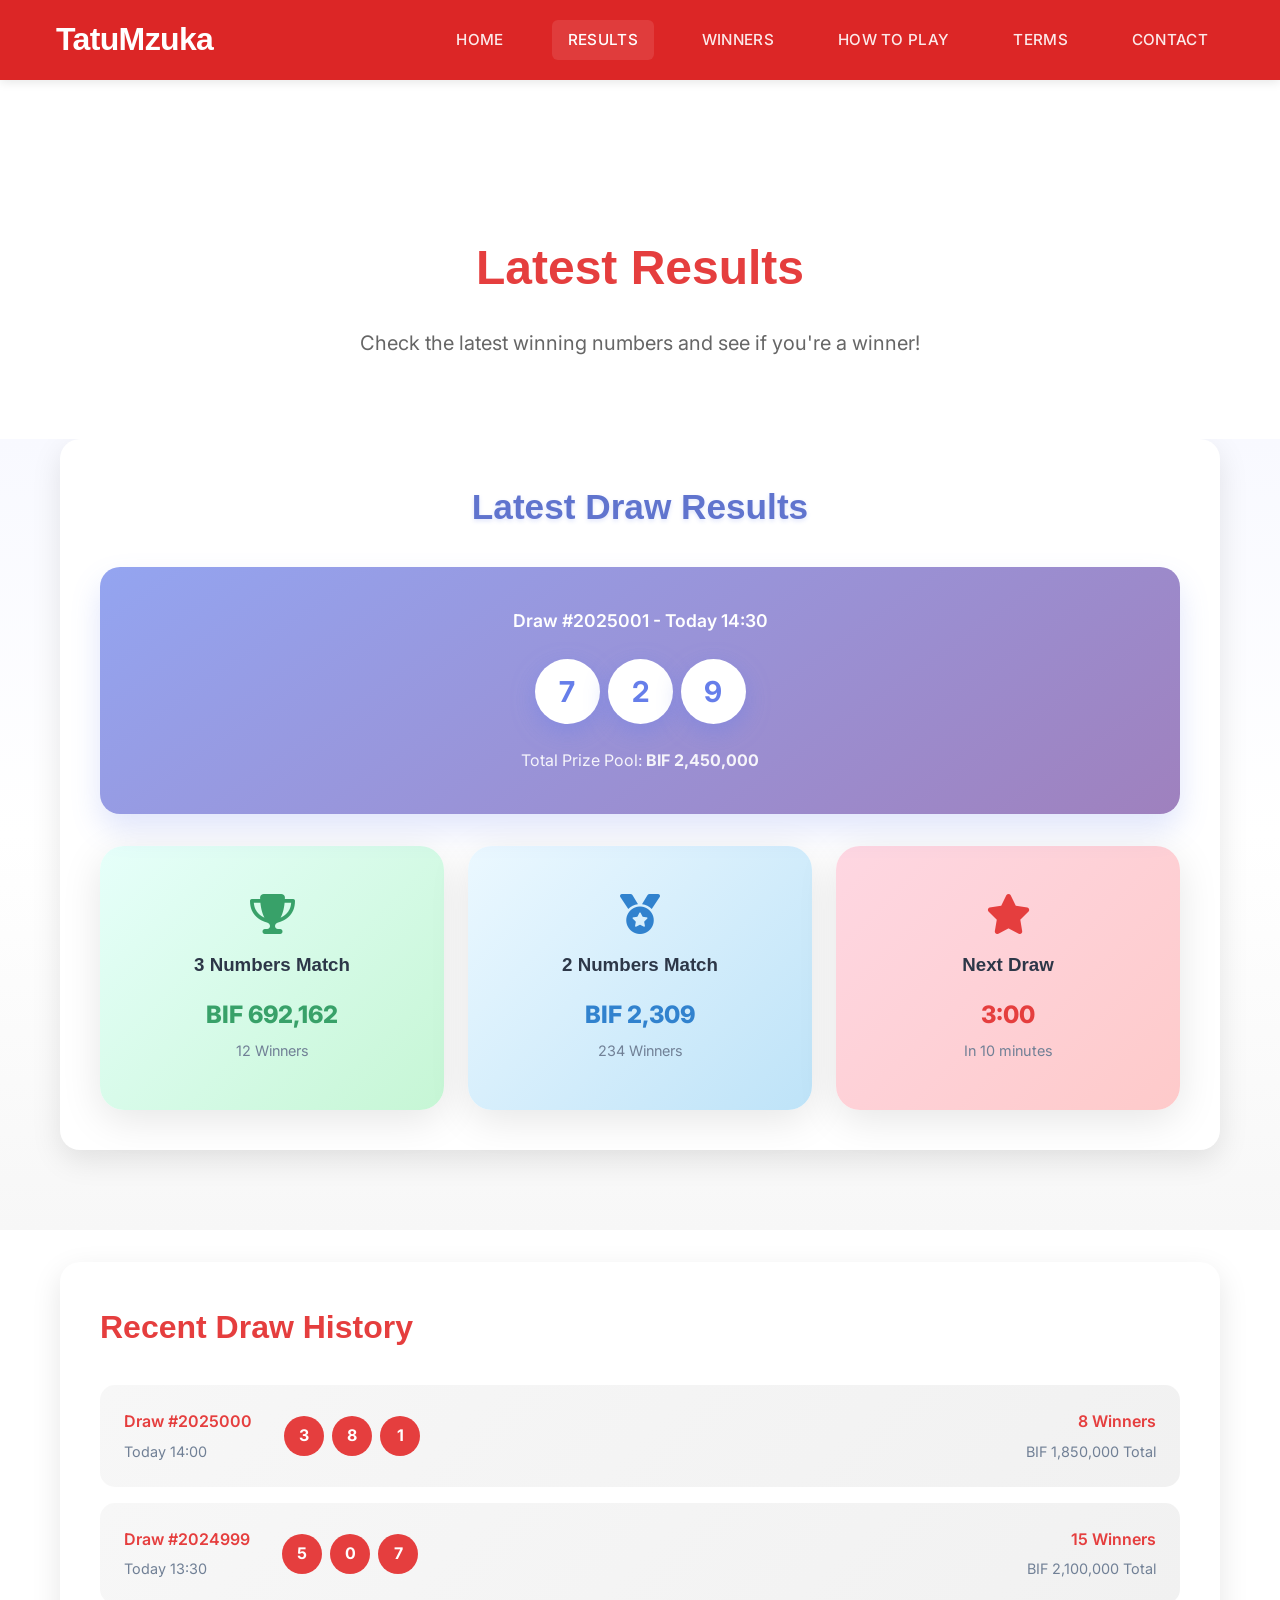
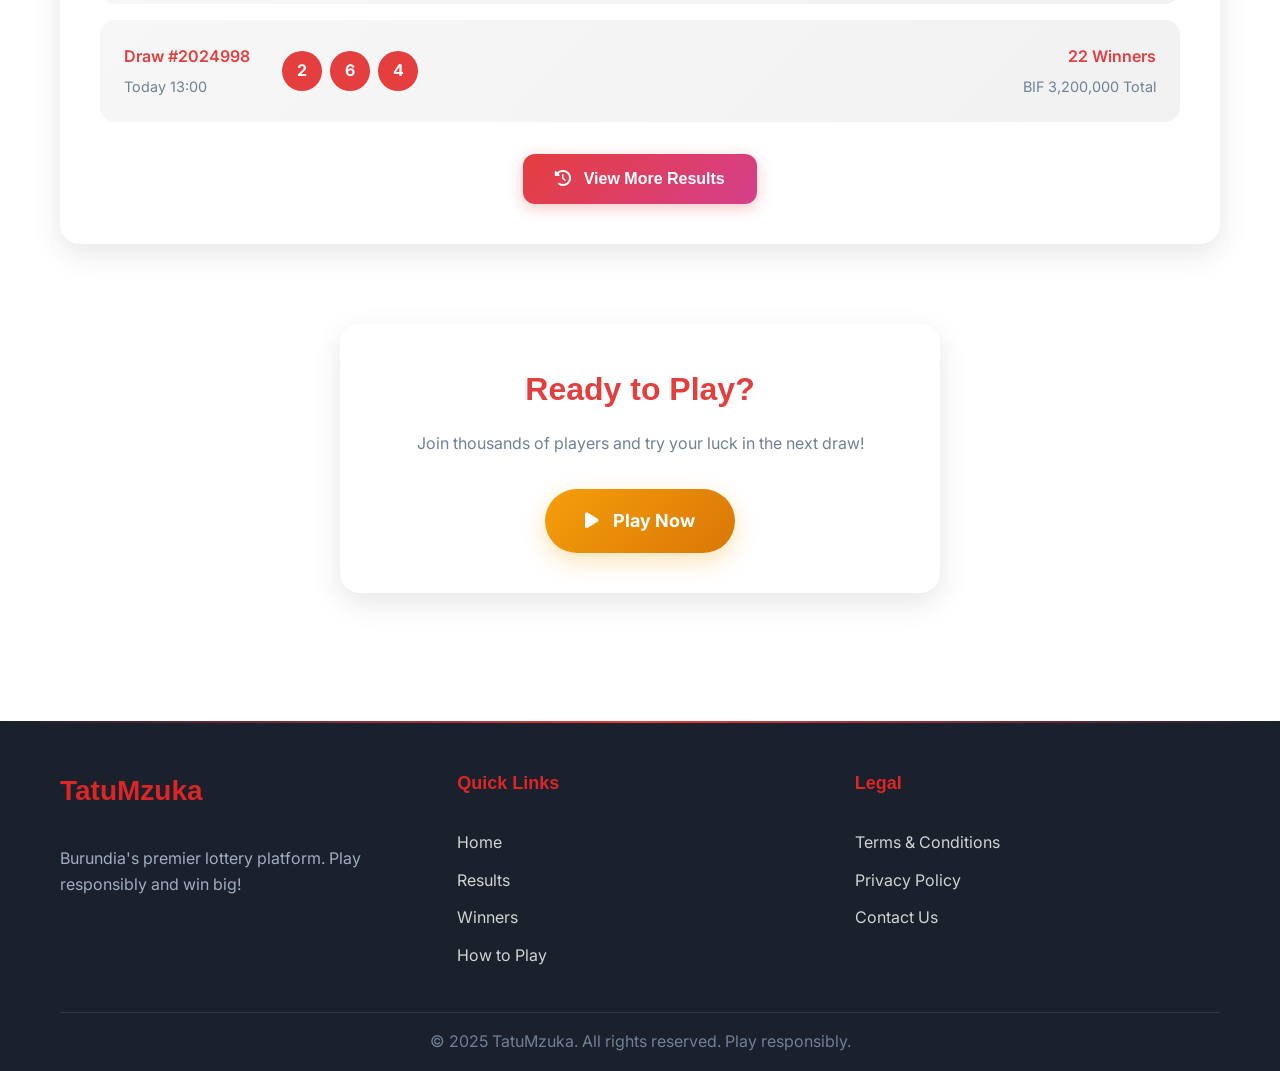
<file: results.html>
<!DOCTYPE html>
<html lang="en">
<head>
    <meta charset="UTF-8">
    <meta name="viewport" content="width=device-width, initial-scale=1.0">
    <title>Lottery Results - TatuMzuka</title>
    <meta name="description" content="Check the latest TatuMzuka lottery results. See winning numbers, prizes, and draw history.">
    
    <!-- Google Fonts -->
    <link href="https://fonts.googleapis.com/css2?family=Inter:wght@300;400;500;600;700;800;900&display=swap" rel="stylesheet">
    
    <!-- Font Awesome -->
    <link rel="stylesheet" href="https://cdnjs.cloudflare.com/ajax/libs/font-awesome/6.4.0/css/all.min.css">
    
    <link rel="stylesheet" href="styles.css">
</head>
<body>
    <!-- Navigation -->
    <nav class="navbar">
        <div class="nav-container">
            <div class="nav-content">
                <div class="nav-brand">
                    <h2>TatuMzuka</h2>
                </div>
                <div class="nav-links desktop-nav">
                    <a href="index.html" class="nav-link">HOME</a>
                    <a href="results.html" class="nav-link active">RESULTS</a>
                    <a href="winners.html" class="nav-link">WINNERS</a>
                    <a href="how-to-play.html" class="nav-link">HOW TO PLAY</a>
                    <a href="terms.html" class="nav-link">TERMS</a>
                    <a href="contact.html" class="nav-link">CONTACT</a>
                </div>
                <button class="mobile-menu-btn" onclick="toggleMobileMenu()">
                    <i class="fas fa-bars"></i>
                </button>
            </div>
        </div>
    </nav>

    <!-- Mobile Navigation -->
    <div class="mobile-nav" id="mobile-nav">
        <a href="index.html" class="mobile-nav-link">Home</a>
        <a href="results.html" class="mobile-nav-link active">Results</a>
        <a href="winners.html" class="mobile-nav-link">Winners</a>
        <a href="how-to-play.html" class="mobile-nav-link">How to Play</a>
        <a href="terms.html" class="mobile-nav-link">Terms</a>
        <a href="contact.html" class="mobile-nav-link">Contact</a>
    </div>

    <!-- Header -->
    <header class="page-header">
        <div class="header-container">
            <h1>Latest Results</h1>
            <p>Check the latest winning numbers and see if you're a winner!</p>
        </div>
    </header>

    <!-- Latest Result -->
    <section class="latest-results">
        <div class="container">
            <div class="results-card">
                <div class="results-header">
                    <h2>Latest Draw Results</h2>
                    <div class="latest-draw">
                        <p class="draw-info">Draw #2025001 - Today 14:30</p>
                        <div class="winning-numbers">
                            <div class="number-ball">7</div>
                            <div class="number-ball">2</div>
                            <div class="number-ball">9</div>
                        </div>
                        <p class="prize-pool">Total Prize Pool: <span>BIF 2,450,000</span></p>
                    </div>
                </div>
                
                <div class="prize-breakdown">
                    <div class="prize-card green">
                        <i class="fas fa-trophy"></i>
                        <h3>3 Numbers Match</h3>
                        <p class="prize-amount">BIF 692,162</p>
                        <p class="winner-count">12 Winners</p>
                    </div>
                    <div class="prize-card blue">
                        <i class="fas fa-medal"></i>
                        <h3>2 Numbers Match</h3>
                        <p class="prize-amount">BIF 2,309</p>
                        <p class="winner-count">234 Winners</p>
                    </div>
                    <div class="prize-card pink">
                        <i class="fas fa-star"></i>
                        <h3>Next Draw</h3>
                        <p class="prize-amount" id="nextDraw">15:00</p>
                        <p class="winner-count">In 20 minutes</p>
                    </div>
                </div>
            </div>
        </div>
    </section>

    <!-- Results History -->
    <section class="results-history">
        <div class="container">
            <div class="history-card">
                <h2>Recent Draw History</h2>
                
                <div class="history-list">
                    <div class="history-item">
                        <div class="draw-info-left">
                            <div class="draw-details">
                                <p class="draw-number">Draw #2025000</p>
                                <p class="draw-time">Today 14:00</p>
                            </div>
                            <div class="draw-numbers">
                                <div class="small-number-ball">3</div>
                                <div class="small-number-ball">8</div>
                                <div class="small-number-ball">1</div>
                            </div>
                        </div>
                        <div class="draw-results">
                            <p class="winners">8 Winners</p>
                            <p class="total-prize">BIF 1,850,000 Total</p>
                        </div>
                    </div>

                    <div class="history-item">
                        <div class="draw-info-left">
                            <div class="draw-details">
                                <p class="draw-number">Draw #2024999</p>
                                <p class="draw-time">Today 13:30</p>
                            </div>
                            <div class="draw-numbers">
                                <div class="small-number-ball">5</div>
                                <div class="small-number-ball">0</div>
                                <div class="small-number-ball">7</div>
                            </div>
                        </div>
                        <div class="draw-results">
                            <p class="winners">15 Winners</p>
                            <p class="total-prize">BIF 2,100,000 Total</p>
                        </div>
                    </div>

                    <div class="history-item">
                        <div class="draw-info-left">
                            <div class="draw-details">
                                <p class="draw-number">Draw #2024998</p>
                                <p class="draw-time">Today 13:00</p>
                            </div>
                            <div class="draw-numbers">
                                <div class="small-number-ball">2</div>
                                <div class="small-number-ball">6</div>
                                <div class="small-number-ball">4</div>
                            </div>
                        </div>
                        <div class="draw-results">
                            <p class="winners">22 Winners</p>
                            <p class="total-prize">BIF 3,200,000 Total</p>
                        </div>
                    </div>
                </div>
                
                <div class="view-more">
                    <button class="btn-primary">
                        <i class="fas fa-history"></i>
                        View More Results
                    </button>
                </div>
            </div>
        </div>
    </section>

    <!-- Play Now Section -->
    <section class="play-now-section">
        <div class="container">
            <div class="play-now-card">
                <h2>Ready to Play?</h2>
                <p>Join thousands of players and try your luck in the next draw!</p>
                
                <div class="play-now-button">
                    <a href="/" class="btn-play-now">
                        <i class="fas fa-play"></i>
                        Play Now
                    </a>
                </div>
            </div>
        </div>
    </section>

    <!-- Footer -->
    <footer class="footer">
        <div class="container">
            <div class="footer-content">
                <div class="footer-section">
                    <h3>TatuMzuka</h3>
                    <p>Burundia's premier lottery platform. Play responsibly and win big!</p>
                </div>
                <div class="footer-section">
                    <h4>Quick Links</h4>
                    <ul>
                        <li><a href="#">Home</a></li>
                        <li><a href="#">Results</a></li>
                        <li><a href="#">Winners</a></li>
                        <li><a href="#">How to Play</a></li>
                    </ul>
                </div>
                <div class="footer-section">
                    <h4>Legal</h4>
                    <ul>
                        <li><a href="#">Terms & Conditions</a></li>
                        <li><a href="#">Privacy Policy</a></li>
                        <li><a href="#">Contact Us</a></li>
                    </ul>
                </div>
            </div>
            <div class="footer-bottom">
                <p>&copy; 2025 TatuMzuka. All rights reserved. Play responsibly.</p>
            </div>
        </div>
    </footer>

    <script src="script.js"></script>
</body>
</html>
</file>
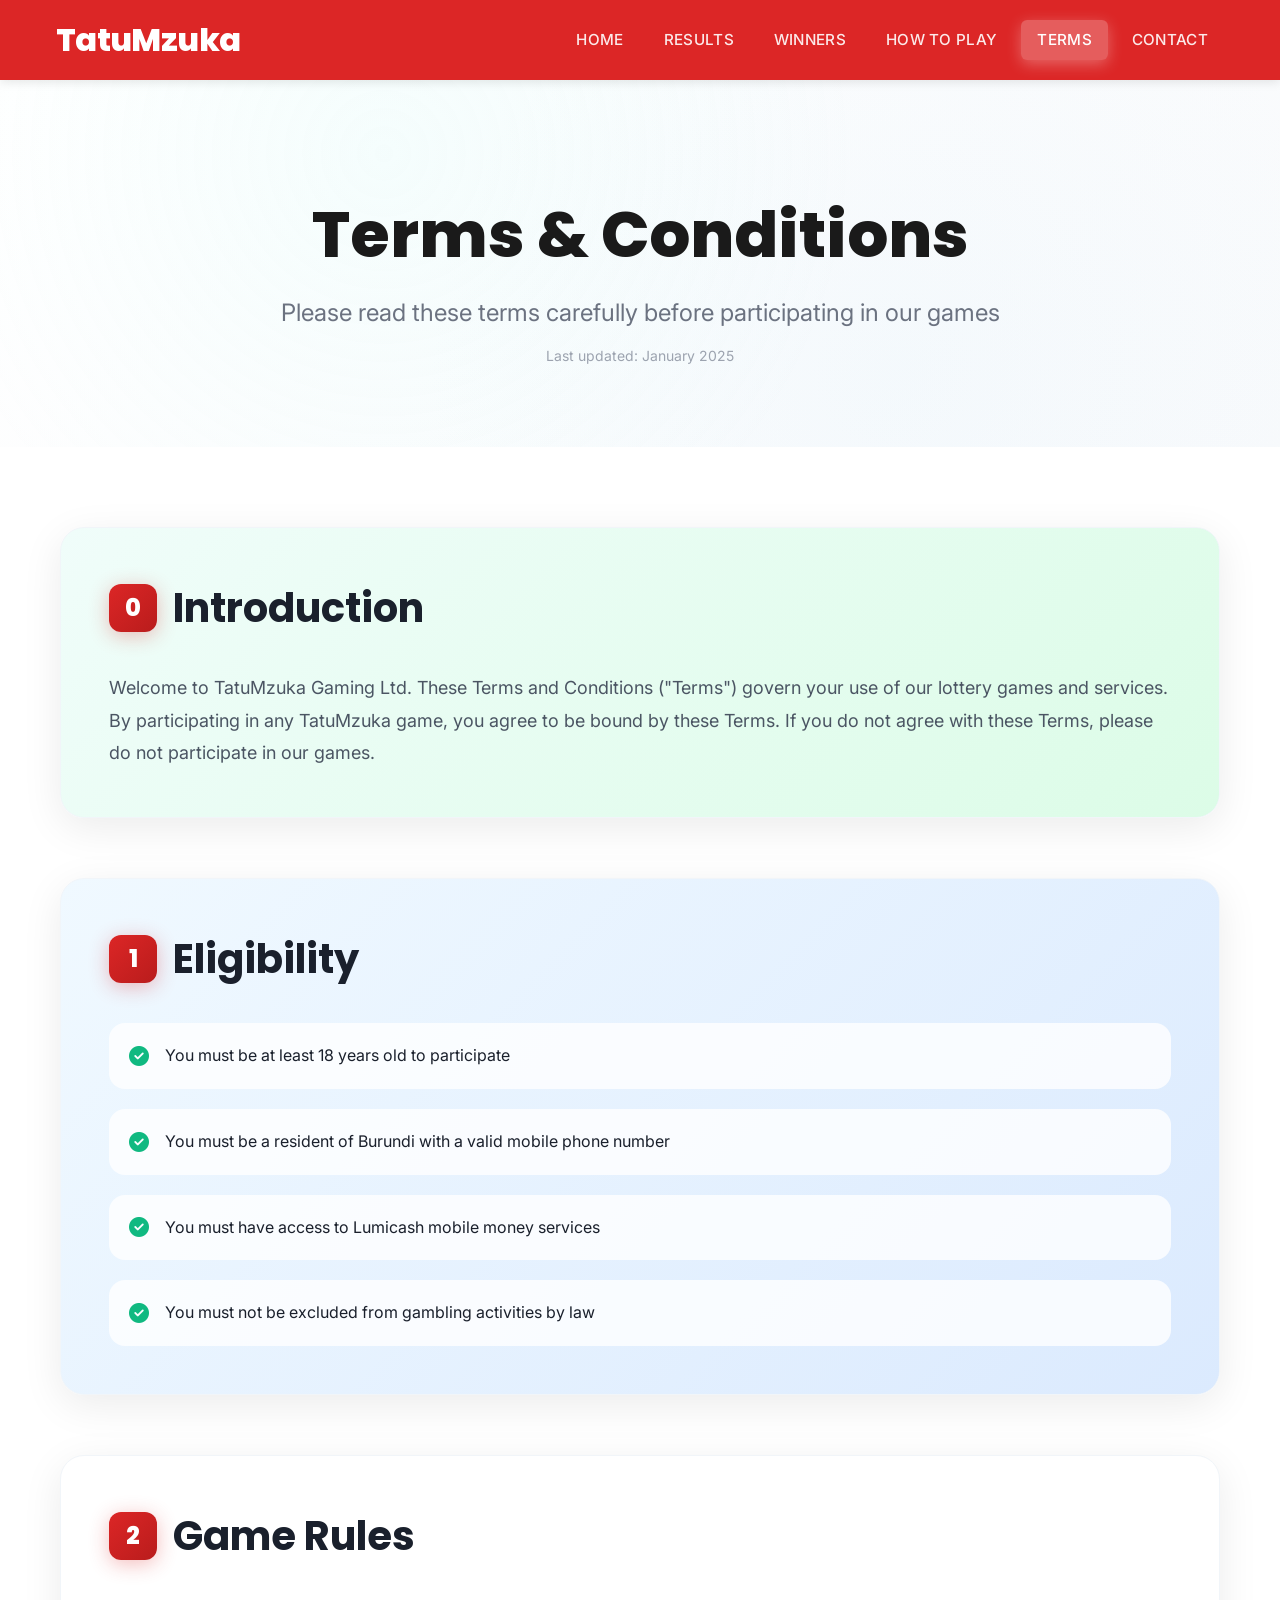
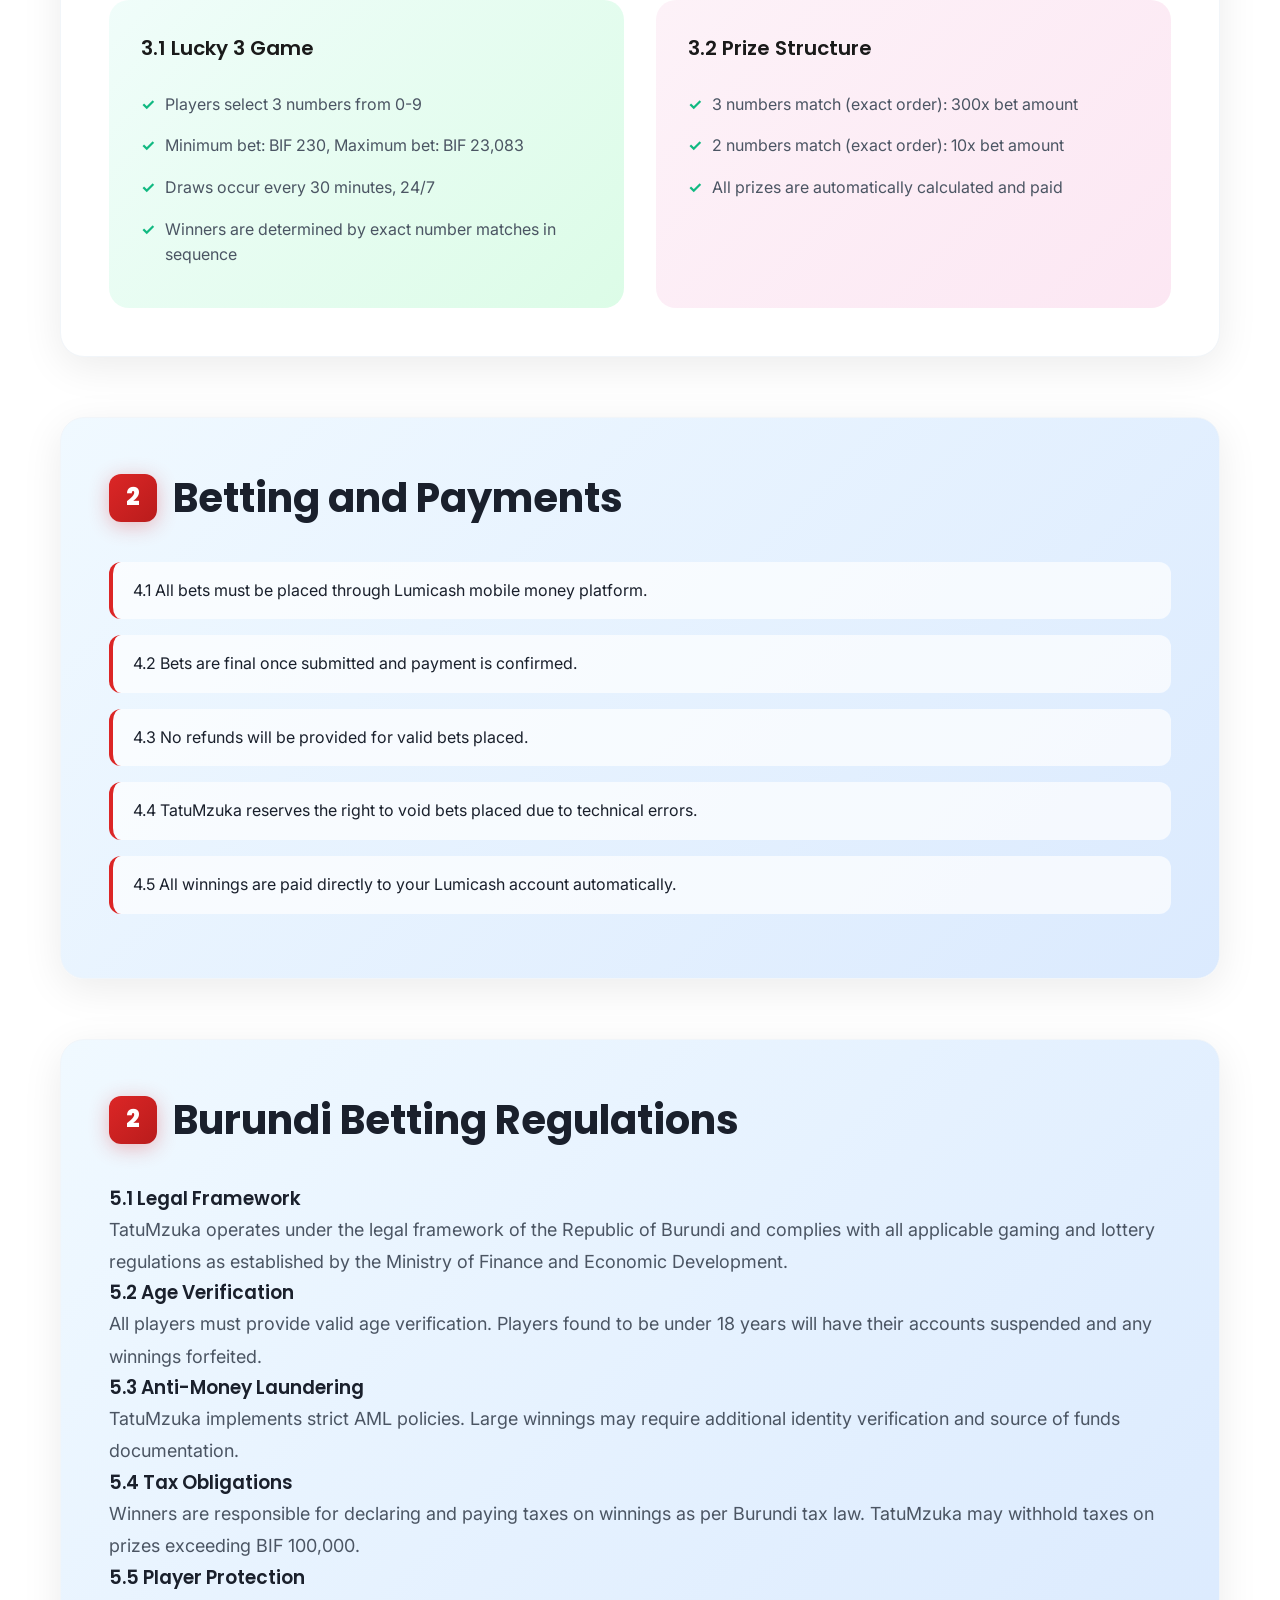
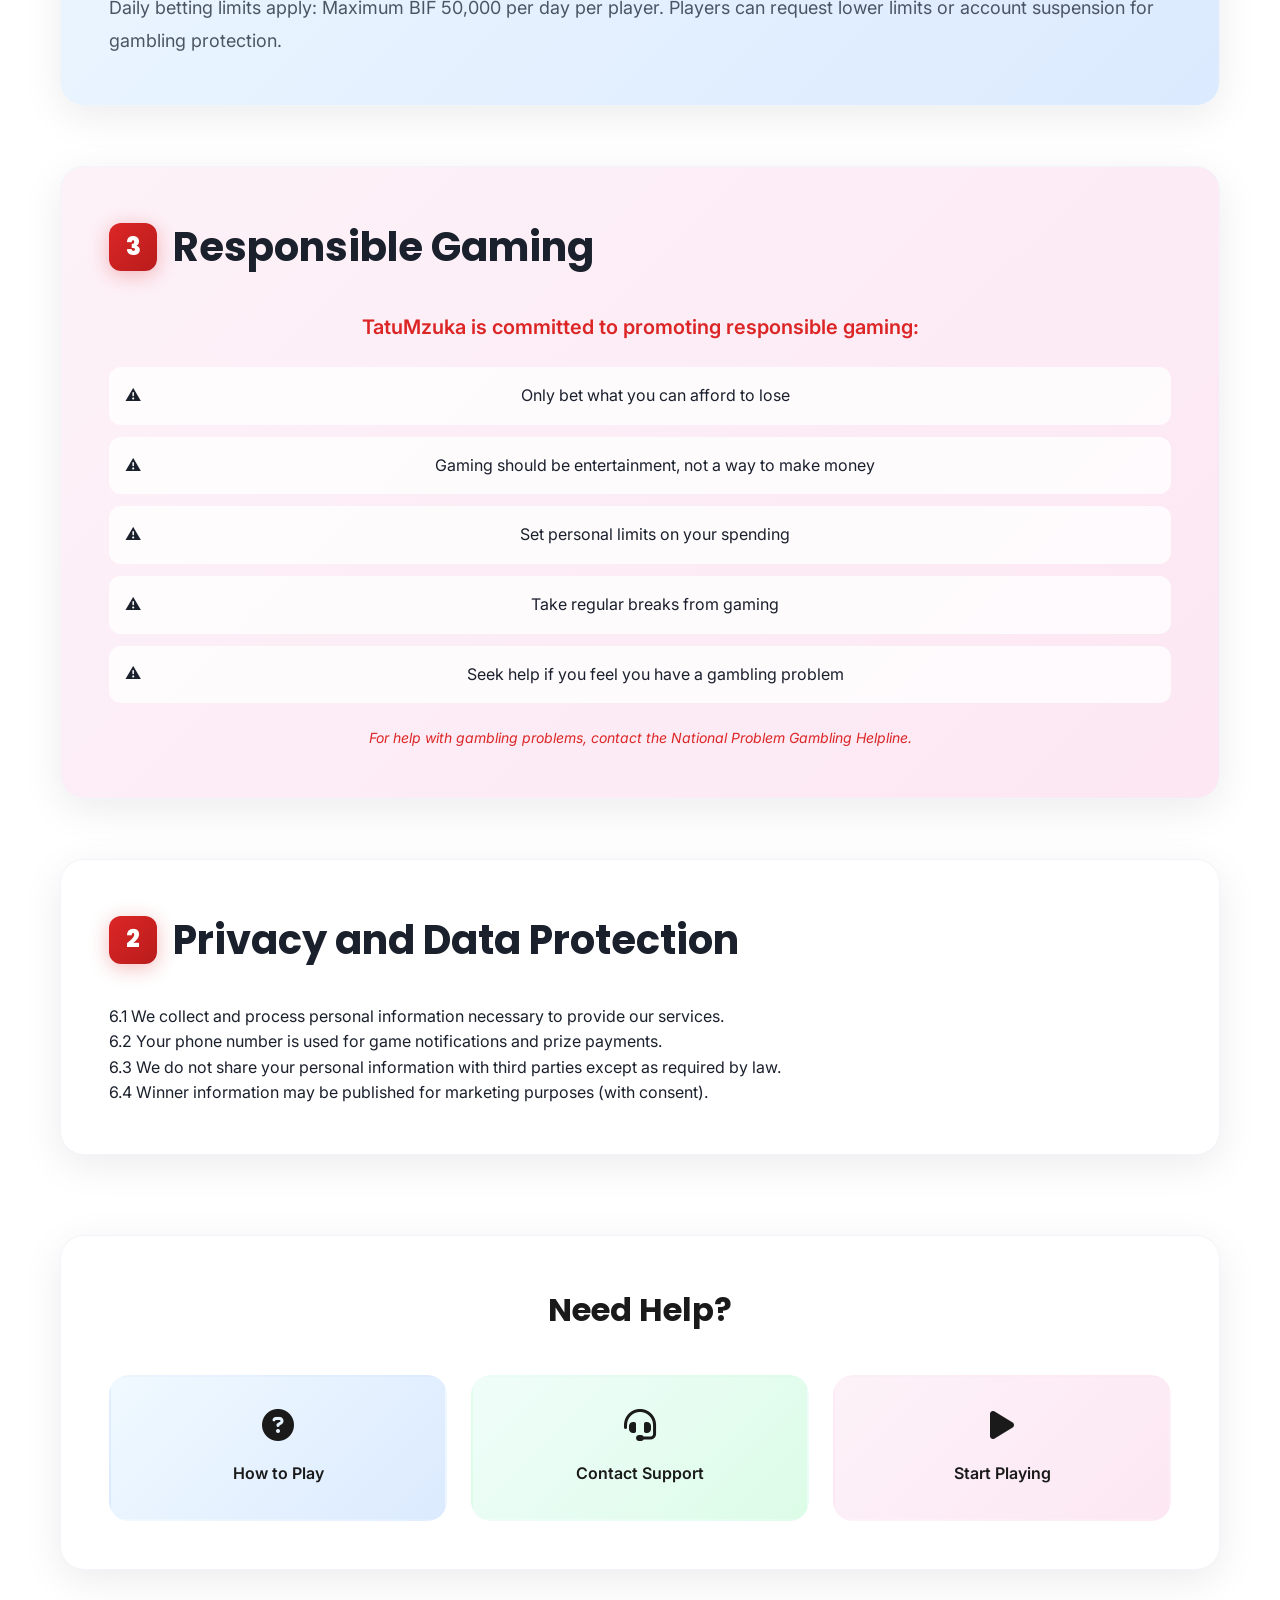
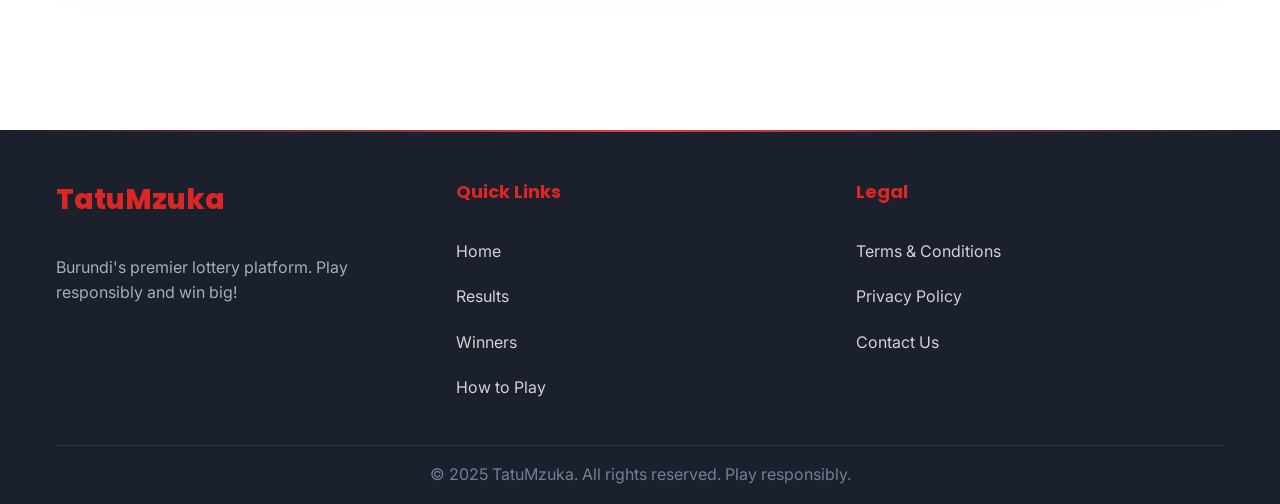
<file: terms.html>
<!DOCTYPE html>
<html lang="en">
<head>
    <meta charset="UTF-8">
    <meta name="viewport" content="width=device-width, initial-scale=1.0">
    <title>Terms & Conditions - TatuMzuka</title>
    <meta name="description" content="Read TatuMzuka Terms and Conditions. Understand the rules and regulations for playing our lottery games.">
    
    <!-- Google Fonts -->
    <link href="https://fonts.googleapis.com/css2?family=Inter:wght@300;400;500;600;700;800;900&display=swap" rel="stylesheet">
    <link href="https://fonts.googleapis.com/css2?family=Poppins:wght@300;400;500;600;700;800;900&display=swap" rel="stylesheet">
    
    <!-- Font Awesome -->
    <link rel="stylesheet" href="https://cdnjs.cloudflare.com/ajax/libs/font-awesome/6.4.0/css/all.min.css">
    
    <!-- Custom CSS -->
    <link rel="stylesheet" href="styles.css">
</head>
<body>
    <!-- Navigation -->
    <nav class="navbar" id="navbar">
        <div class="nav-container">
            <div class="nav-content">
                <div class="nav-brand">
                    <h2>TatuMzuka</h2>
                </div>
                <div class="nav-links" id="navLinks">
                    <a href="index.html" class="nav-link">HOME</a>
                    <a href="results.html" class="nav-link">RESULTS</a>
                    <a href="winners.html" class="nav-link">WINNERS</a>
                    <a href="how-to-play.html" class="nav-link">HOW TO PLAY</a>
                    <a href="terms.html" class="nav-link nav-link-active">TERMS</a>
                    <a href="contact.html" class="nav-link">CONTACT</a>
                </div>
                <button class="mobile-menu-btn" id="mobileMenuBtn" aria-label="Open mobile menu">
                    <i class="fas fa-bars"></i>
                </button>
            </div>
        </div>
    </nav>
    <!-- Mobile Navigation -->
    <div class="mobile-nav" id="mobile-nav">
        <a href="index.html" class="mobile-nav-link">Home</a>
        <a href="results.html" class="mobile-nav-link">Results</a>
        <a href="winners.html" class="mobile-nav-link active">Winners</a>
        <a href="how-to-play.html" class="mobile-nav-link">How to Play</a>
        <a href="terms.html" class="mobile-nav-link">Terms</a>
        <a href="contact.html" class="mobile-nav-link">Contact</a>
    </div>

    <!-- Hero Header -->
    <header class="hero-section">
        <div class="hero-content">
            <h1 class="hero-title">Terms & Conditions</h1>
            <p class="hero-subtitle">Please read these terms carefully before participating in our games</p>
            <p class="hero-date">Last updated: January 2025</p>
        </div>
    </header>

    <!-- Terms Content -->
    <main class="main-content">
        <div class="container">
            <!-- Introduction -->
            <section class="terms-section animate-section" data-section="1">
                <div class="section-card gradient-mint-bg">
                    <h2 class="section-title">
                        <span class="section-number">1</span>
                        Introduction
                    </h2>
                    <p class="section-text">
                        Welcome to TatuMzuka Gaming Ltd. These Terms and Conditions ("Terms") govern your use of our lottery games and services. By participating in any TatuMzuka game, you agree to be bound by these Terms. If you do not agree with these Terms, please do not participate in our games.
                    </p>
                </div>
            </section>

            <!-- Eligibility -->
            <section class="terms-section animate-section" data-section="2">
                <div class="section-card gradient-blue-bg">
                    <h2 class="section-title">
                        <span class="section-number">2</span>
                        Eligibility
                    </h2>
                    <div class="eligibility-grid">
                        <div class="eligibility-item">
                            <i class="fas fa-check-circle"></i>
                            <span>You must be at least 18 years old to participate</span>
                        </div>
                        <div class="eligibility-item">
                            <i class="fas fa-check-circle"></i>
                            <span>You must be a resident of Burundi with a valid mobile phone number</span>
                        </div>
                        <div class="eligibility-item">
                            <i class="fas fa-check-circle"></i>
                            <span>You must have access to Lumicash mobile money services</span>
                        </div>
                        <div class="eligibility-item">
                            <i class="fas fa-check-circle"></i>
                            <span>You must not be excluded from gambling activities by law</span>
                        </div>
                    </div>
                </div>
            </section>

            <!-- Game Rules -->
            <section class="terms-section animate-section" data-section="3">
                <div class="section-card">
                    <h2 class="section-title">
                        <span class="section-number">3</span>
                        Game Rules
                    </h2>
                    
                    <div class="game-rules-grid">
                        <div class="game-rule-card gradient-mint-bg">
                            <h3 class="game-rule-title">3.1 Lucky 3 Game</h3>
                            <ul class="game-rule-list">
                                <li>Players select 3 numbers from 0-9</li>
                                <li>Minimum bet: BIF 230, Maximum bet: BIF 23,083</li>
                                <li>Draws occur every 30 minutes, 24/7</li>
                                <li>Winners are determined by exact number matches in sequence</li>
                            </ul>
                        </div>
                        
                        <div class="game-rule-card gradient-rose-bg">
                            <h3 class="game-rule-title">3.2 Prize Structure</h3>
                            <ul class="game-rule-list">
                                <li>3 numbers match (exact order): 300x bet amount</li>
                                <li>2 numbers match (exact order): 10x bet amount</li>
                                <li>All prizes are automatically calculated and paid</li>
                            </ul>
                        </div>
                    </div>
                </div>
            </section>

            <!-- Betting and Payments -->
            <section class="terms-section animate-section" data-section="4">
                <div class="section-card gradient-blue-bg">
                    <h2 class="section-title">
                        <span class="section-number">4</span>
                        Betting and Payments
                    </h2>
                    <div class="payment-rules">
                        <p>4.1 All bets must be placed through Lumicash mobile money platform.</p>
                        <p>4.2 Bets are final once submitted and payment is confirmed.</p>
                        <p>4.3 No refunds will be provided for valid bets placed.</p>
                        <p>4.4 TatuMzuka reserves the right to void bets placed due to technical errors.</p>
                        <p>4.5 All winnings are paid directly to your Lumicash account automatically.</p>
                    </div>
                </div>
            </section>

            <!-- Burundi Betting Regulations -->
            <section class="terms-section animate-section" data-section="5">
                <div class="section-card gradient-blue-bg">
                    <h2 class="section-title">
                        <span class="section-number">5</span>
                        Burundi Betting Regulations
                    </h2>
                    <div class="space-y-4">
                        <div class="bg-white/80 p-4 rounded-lg">
                            <h3 class="font-semibold text-lg mb-2">5.1 Legal Framework</h3>
                            <p class="section-text">TatuMzuka operates under the legal framework of the Republic of Burundi and complies with all applicable gaming and lottery regulations as established by the Ministry of Finance and Economic Development.</p>
                        </div>
                        
                        <div class="bg-white/80 p-4 rounded-lg">
                            <h3 class="font-semibold text-lg mb-2">5.2 Age Verification</h3>
                            <p class="section-text">All players must provide valid age verification. Players found to be under 18 years will have their accounts suspended and any winnings forfeited.</p>
                        </div>
                        
                        <div class="bg-white/80 p-4 rounded-lg">
                            <h3 class="font-semibold text-lg mb-2">5.3 Anti-Money Laundering</h3>
                            <p class="section-text">TatuMzuka implements strict AML policies. Large winnings may require additional identity verification and source of funds documentation.</p>
                        </div>
                        
                        <div class="bg-white/80 p-4 rounded-lg">
                            <h3 class="font-semibold text-lg mb-2">5.4 Tax Obligations</h3>
                            <p class="section-text">Winners are responsible for declaring and paying taxes on winnings as per Burundi tax law. TatuMzuka may withhold taxes on prizes exceeding BIF 100,000.</p>
                        </div>
                        
                        <div class="bg-white/80 p-4 rounded-lg">
                            <h3 class="font-semibold text-lg mb-2">5.5 Player Protection</h3>
                            <p class="section-text">Daily betting limits apply: Maximum BIF 50,000 per day per player. Players can request lower limits or account suspension for gambling protection.</p>
                        </div>
                    </div>
                </div>
            </section>

            <!-- Responsible Gaming -->
            <section class="terms-section animate-section" data-section="6">
                <div class="section-card gradient-rose-bg">
                    <h2 class="section-title">
                        <span class="section-number">6</span>
                        Responsible Gaming
                    </h2>
                    <div class="responsible-gaming">
                        <p class="warning-text">TatuMzuka is committed to promoting responsible gaming:</p>
                        <ul class="responsible-list">
                            <li>Only bet what you can afford to lose</li>
                            <li>Gaming should be entertainment, not a way to make money</li>
                            <li>Set personal limits on your spending</li>
                            <li>Take regular breaks from gaming</li>
                            <li>Seek help if you feel you have a gambling problem</li>
                        </ul>
                        <p class="help-text">
                            For help with gambling problems, contact the National Problem Gambling Helpline.
                        </p>
                    </div>
                </div>
            </section>

            <!-- Continue with remaining sections... -->
            <section class="terms-section animate-section" data-section="6">
                <div class="section-card">
                    <h2 class="section-title">
                        <span class="section-number">6</span>
                        Privacy and Data Protection
                    </h2>
                    <div class="privacy-rules">
                        <p>6.1 We collect and process personal information necessary to provide our services.</p>
                        <p>6.2 Your phone number is used for game notifications and prize payments.</p>
                        <p>6.3 We do not share your personal information with third parties except as required by law.</p>
                        <p>6.4 Winner information may be published for marketing purposes (with consent).</p>
                    </div>
                </div>
            </section>

            <!-- Quick Links -->
            <section class="quick-links-section">
                <div class="section-card text-center">
                    <h3 class="quick-links-title">Need Help?</h3>
                    <div class="quick-links-grid">
                        <a href="how-to-play.html" class="quick-link-btn gradient-blue-bg">
                            <i class="fas fa-question-circle"></i>
                            <span>How to Play</span>
                        </a>
                        <a href="contact.html" class="quick-link-btn gradient-mint-bg">
                            <i class="fas fa-headset"></i>
                            <span>Contact Support</span>
                        </a>
                        <a href="index.html" class="quick-link-btn gradient-rose-bg">
                            <i class="fas fa-play"></i>
                            <span>Start Playing</span>
                        </a>
                    </div>
                </div>
            </section>
        </div>
    </main>

    <!-- Footer -->
    <footer class="footer">
        <div class="footer-container">
            <div class="footer-content">
                <div class="footer-section">
                    <h3 class="footer-brand">TatuMzuka</h3>
                    <p class="footer-text">Burundi's premier lottery platform. Play responsibly and win big!</p>
                </div>
                <div class="footer-section">
                    <h4 class="footer-title">Quick Links</h4>
                    <ul class="footer-links">
                        <li><a href="index.html">Home</a></li>
                        <li><a href="results.html">Results</a></li>
                        <li><a href="winners.html">Winners</a></li>
                        <li><a href="how-to-play.html">How to Play</a></li>
                    </ul>
                </div>
                <div class="footer-section">
                    <h4 class="footer-title">Legal</h4>
                    <ul class="footer-links">
                        <li><a href="terms.html">Terms & Conditions</a></li>
                        <li><a href="#">Privacy Policy</a></li>
                        <li><a href="contact.html">Contact Us</a></li>
                    </ul>
                </div>
            </div>
            <div class="footer-bottom">
                <p>&copy; 2025 TatuMzuka. All rights reserved. Play responsibly.</p>
            </div>
        </div>
    </footer>

    <script src="script.js"></script>
</body>
</html>
</file>
<file: styles.css>
/* Reset and Base Styles */
* {
  margin: 0;
  padding: 0;
  box-sizing: border-box;
}

body {
  font-family: 'Inter', sans-serif;
  background-color: #ffffff;
  color: #111827;
  line-height: 1.6;
}

/* Utility Classes */
.hidden {
  display: none !important;
}

/* Navigation Styles */
.navbar {
  position: relative;
  z-index: 50;
  background-color: #ef4444;
  box-shadow: 0 1px 3px 0 rgba(0, 0, 0, 0.1);
}

.nav-container {
  max-width: 1280px;
  margin: 0 auto;
  padding: 0 1rem;
}

@media (min-width: 640px) {
  .nav-container {
    padding: 0 1.5rem;
  }
}

@media (min-width: 1024px) {
  .nav-container {
    padding: 0 2rem;
  }
}

.nav-content {
  display: flex;
  align-items: center;
  justify-content: space-between;
  height: 4rem;
}

.nav-logo {
  flex-shrink: 0;
}

.logo-text {
  font-size: 1.5rem;
  font-family: 'Poppins', sans-serif;
  font-weight: 700;
  color: #ffffff;
}

.nav-links-desktop {
  display: none;
}

@media (min-width: 768px) {
  .nav-links-desktop {
    display: block;
  }
}

.nav-links {
  margin-left: 2.5rem;
  display: flex;
  align-items: baseline;
  gap: 1rem;
}

.nav-link {
  color: rgba(255, 255, 255, 0.8);
  padding: 0.5rem 0.75rem;
  border-radius: 0.375rem;
  font-size: 0.875rem;
  font-weight: 500;
  text-decoration: none;
  transition: color 0.3s ease;
}

.nav-link:hover {
  color: #ffffff;
}

.nav-link.active {
  color: #ffffff;
}

.mobile-menu-btn {
  display: block;
  background: none;
  border: none;
  color: #ffffff;
  font-size: 1.25rem;
  cursor: pointer;
}

@media (min-width: 768px) {
  .mobile-menu-btn {
    display: none;
  }
}

.mobile-nav {
  display: flex;
  flex-direction: column;
  background-color: #ef4444;
  padding: 1rem;
  gap: 0.5rem;
}

.mobile-nav-link {
  color: #ffffff;
  padding: 0.5rem 0.75rem;
  text-decoration: none;
  font-weight: 500;
  transition: color 0.3s ease;
}

.mobile-nav-link:hover {
  color: rgba(255, 255, 255, 0.8);
}

/* Header Styles */
.header {
  position: relative;
  z-index: 10;
  text-align: center;
  padding: 4rem 0;
  background-color: #ffffff;
  border-bottom: 1px solid #f3f4f6;
}

.header-container {
  max-width: 1024px;
  margin: 0 auto;
  padding: 0 1rem;
}

.header-title {
  font-size: 2.25rem;
  font-family: 'Poppins', sans-serif;
  font-weight: 700;
  color: #b91c1c;
  margin-bottom: 1rem;
}

@media (min-width: 768px) {
  .header-title {
    font-size: 3rem;
  }
}

.header-subtitle {
  font-size: 1.25rem;
  color: #374151;
}

/* Main Container */
.main-container {
  position: relative;
  z-index: 10;
  max-width: 1280px;
  margin: 0 auto;
  padding: 4rem 1rem;
}

@media (min-width: 640px) {
  .main-container {
    padding: 4rem 1.5rem;
  }
}

@media (min-width: 1024px) {
  .main-container {
    padding: 4rem 2rem;
  }
}

.content-grid {
  display: grid;
  gap: 3rem;
}

@media (min-width: 1024px) {
  .content-grid {
    grid-template-columns: 1fr 1fr;
  }
}

/* Support Info Styles */
.support-info {
  display: flex;
  flex-direction: column;
  gap: 2rem;
}

.support-card {
  background-color: #ffffff;
  border-radius: 1.5rem;
  padding: 2rem;
  box-shadow: 0 10px 15px -3px rgba(0, 0, 0, 0.1);
  border: 1px solid #f3f4f6;
}

.support-title {
  font-size: 1.5rem;
  font-family: 'Poppins', sans-serif;
  font-weight: 700;
  color: #b91c1c;
  margin-bottom: 1.5rem;
}

.support-sections {
  display: flex;
  flex-direction: column;
  gap: 1.5rem;
}

.support-section {
  border-radius: 0.75rem;
  padding: 1.5rem;
}

.phone-support {
  background: linear-gradient(to right, #fef2f2, #fee2e2);
}

.whatsapp-support {
  background: linear-gradient(to right, #f0fdf4, #dcfce7);
}

.email-support {
  background: linear-gradient(to right, #eff6ff, #dbeafe);
}

.facebook-support {
  background: linear-gradient(to right, #eff6ff, #e0e7ff);
}

.support-section-title {
  font-size: 1.125rem;
  font-weight: 600;
  color: #b91c1c;
  margin-bottom: 0.75rem;
  display: flex;
  align-items: center;
}

.support-icon {
  margin-right: 0.75rem;
}

.phone-support .support-icon {
  color: #f59e0b;
}

.whatsapp-support .support-icon {
  color: #10b981;
}

.email-support .support-icon {
  color: #3b82f6;
}

.facebook-support .support-icon {
  color: #2563eb;
}

.support-contact {
  color: #b91c1c;
  font-weight: 500;
  font-size: 1.125rem;
  margin-bottom: 0.25rem;
}

.support-desc {
  color: #6b7280;
}

.address-card {
  background-color: #ffffff;
  border-radius: 1.5rem;
  padding: 2rem;
  box-shadow: 0 10px 15px -3px rgba(0, 0, 0, 0.1);
  border: 1px solid #f3f4f6;
}

.address-title {
  font-size: 1.5rem;
  font-family: 'Poppins', sans-serif;
  font-weight: 700;
  color: #b91c1c;
  margin-bottom: 1rem;
}

.address-content {
  background: linear-gradient(to right, #f9fafb, #f3f4f6);
  border-radius: 0.75rem;
  padding: 1.5rem;
}

.address-text {
  color: #b91c1c;
  font-weight: 500;
  line-height: 1.75;
}

/* Contact Form Styles */
.contact-form-container {
  display: flex;
  flex-direction: column;
}

.form-card {
  background-color: #ffffff;
  border-radius: 1.5rem;
  padding: 2rem;
  box-shadow: 0 10px 15px -3px rgba(0, 0, 0, 0.1);
  border: 1px solid #f3f4f6;
}

/* Success/Error Messages */
.message {
  display: flex;
  align-items: center;
  padding: 1rem 1.5rem;
  border-radius: 0.75rem;
  margin-bottom: 1.5rem;
  font-weight: 500;
  gap: 0.75rem;
}

.success-message {
  background: linear-gradient(to right, #d1fae5, #a7f3d0);
  color: #065f46;
  border: 1px solid #34d399;
}

.error-message {
  background: linear-gradient(to right, #fee2e2, #fecaca);
  color: #991b1b;
  border: 1px solid #f87171;
}

.message i {
  font-size: 1.25rem;
}

.hidden {
  display: none !important;
}

/* Field Error Messages */
.field-error {
  display: none;
  color: #dc2626;
  font-size: 0.875rem;
  margin-top: 0.5rem;
  font-weight: 500;
}

.form-title {
  font-size: 1.5rem;
  font-family: 'Poppins', sans-serif;
  font-weight: 700;
  color: #b91c1c;
  margin-bottom: 1.5rem;
}

.contact-form {
  display: flex;
  flex-direction: column;
  gap: 1.5rem;
}

.form-group {
  display: flex;
  flex-direction: column;
}

.form-label {
  display: block;
  font-size: 0.875rem;
  font-weight: 600;
  color: #b91c1c;
  margin-bottom: 0.5rem;
}

.form-input, .form-textarea, .form-select {
  width: 100%;
  padding: 0.75rem 1rem;
  background-color: #f9fafb;
  border: 2px solid #e5e7eb;
  border-radius: 0.75rem;
  color: #1f2937;
  font-size: 1rem;
  transition: all 0.3s ease;
  outline: none;
}

.form-input::placeholder, .form-textarea::placeholder {
  color: #6b7280;
}

.form-input:focus, .form-textarea:focus, .form-select:focus {
  border-color: #ef4444;
  background-color: #ffffff;
}

.form-select {
  cursor: pointer;
  appearance: none;
  background-image: url("data:image/svg+xml,%3csvg xmlns='http://www.w3.org/2000/svg' fill='none' viewBox='0 0 20 20'%3e%3cpath stroke='%236b7280' stroke-linecap='round' stroke-linejoin='round' stroke-width='1.5' d='m6 8 4 4 4-4'/%3e%3c/svg%3e");
  background-position: right 0.5rem center;
  background-repeat: no-repeat;
  background-size: 1.5em 1.5em;
  padding-right: 2.5rem;
}

.form-textarea {
  resize: none;
  min-height: 120px;
}

/* Phone Input Styles */
.phone-input-container {
  display: flex;
  gap: 0.5rem;
}

.country-select {
  flex: 0 0 auto;
  width: 200px;
  padding: 0.75rem 0.5rem;
  background-color: #f9fafb;
  border: 2px solid #e5e7eb;
  border-radius: 0.75rem;
  color: #1f2937;
  font-size: 0.875rem;
  transition: all 0.3s ease;
  outline: none;
  cursor: pointer;
}

.country-select:focus {
  border-color: #ef4444;
  background-color: #ffffff;
}

.phone-input {
  flex: 1;
  padding: 0.75rem 1rem;
  background-color: #f9fafb;
  border: 2px solid #e5e7eb;
  border-radius: 0.75rem;
  color: #1f2937;
  font-size: 1rem;
  transition: all 0.3s ease;
  outline: none;
}

.phone-input::placeholder {
  color: #6b7280;
}

.phone-input:focus {
  border-color: #ef4444;
  background-color: #ffffff;
}

@media (max-width: 640px) {
  .phone-input-container {
    flex-direction: column;
  }
  
  .country-select {
    width: 100%;
  }
}

/* Support Tips */
.support-tips {
  background: linear-gradient(to right, #fffbeb, #fef3c7);
  border-radius: 0.75rem;
  padding: 1.5rem;
}

.tips-title {
  font-size: 1.125rem;
  font-weight: 600;
  color: #b91c1c;
  margin-bottom: 0.75rem;
  display: flex;
  align-items: center;
}

.tips-icon {
  color: #f59e0b;
  margin-right: 0.5rem;
}

.tips-list {
  list-style: none;
  display: flex;
  flex-direction: column;
  gap: 0.5rem;
}

.tips-item {
  color: #374151;
  font-size: 0.875rem;
  display: flex;
  align-items: center;
}

.tips-check {
  color: #10b981;
  margin-right: 0.5rem;
}

/* File Input Styles */
.file-input-container {
  position: relative;
}

.file-input {
  display: none;
}

.file-input-label {
  display: flex;
  flex-direction: column;
  align-items: center;
  justify-content: center;
  padding: 2rem 1rem;
  border: 2px dashed #d1d5db;
  border-radius: 0.75rem;
  background-color: #f9fafb;
  cursor: pointer;
  transition: all 0.3s ease;
  text-align: center;
}

.file-input-label:hover, .file-input-label.drag-over {
  border-color: #ef4444;
  background-color: #fef2f2;
}

.file-input-label.has-file {
  border-color: #10b981;
  background-color: #f0fdf4;
}

.file-input-label i {
  font-size: 2rem;
  color: #6b7280;
  margin-bottom: 0.5rem;
}

.file-input-label:hover i, .file-input-label.drag-over i {
  color: #ef4444;
}

.file-input-label.has-file i {
  color: #10b981;
}

.file-input-text {
  font-weight: 500;
  color: #374151;
}

.file-input-info {
  font-size: 0.75rem;
  color: #6b7280;
  margin-top: 0.5rem;
}

/* Working Hours */
.working-hours {
  background: linear-gradient(to right, #f0f9ff, #e0f2fe);
  border-radius: 0.75rem;
  padding: 1.5rem;
  margin-top: 1.5rem;
}

.working-hours-title {
  font-size: 1.125rem;
  font-weight: 600;
  color: #b91c1c;
  margin-bottom: 0.75rem;
  display: flex;
  align-items: center;
}

.working-hours-title .support-icon {
  color: #3b82f6;
  margin-right: 0.75rem;
}

.working-hours-text {
  color: #374151;
  line-height: 1.6;
}

/* Social Media */
.social-media {
  background: linear-gradient(to right, #faf5ff, #f3e8ff);
  border-radius: 0.75rem;
  padding: 1.5rem;
  margin-top: 1.5rem;
}

.social-title {
  font-size: 1.125rem;
  font-weight: 600;
  color: #b91c1c;
  margin-bottom: 1rem;
}

.social-links {
  display: flex;
  gap: 1rem;
  justify-content: center;
}

.social-link {
  display: flex;
  align-items: center;
  justify-content: center;
  width: 3rem;
  height: 3rem;
  border-radius: 50%;
  color: #ffffff;
  text-decoration: none;
  transition: all 0.3s ease;
  font-size: 1.25rem;
}

.social-link:hover {
  transform: scale(1.1);
}

.social-link.facebook {
  background: linear-gradient(135deg, #1877f2, #42a5f5);
}

.social-link.twitter {
  background: linear-gradient(135deg, #1da1f2, #64b5f6);
}

.social-link.instagram {
  background: linear-gradient(135deg, #e4405f, #fd79a8);
}

.social-link.telegram {
  background: linear-gradient(135deg, #0088cc, #42a5f5);
}

/* Submit Button */
.submit-btn {
  width: 100%;
  background: linear-gradient(to right, #ef4444, #dc2626);
  color: #ffffff;
  padding: 1rem 2rem;
  border-radius: 0.75rem;
  font-size: 1.125rem;
  font-weight: 600;
  border: none;
  cursor: pointer;
  transition: all 0.3s ease;
  box-shadow: 0 10px 15px -3px rgba(0, 0, 0, 0.1);
}

.submit-btn:hover:not(:disabled) {
  background: linear-gradient(to right, #dc2626, #b91c1c);
  transform: scale(1.02);
}

.submit-btn:disabled {
  opacity: 0.7;
  cursor: not-allowed;
  transform: none;
}

.submit-icon {
  margin-right: 0.5rem;
}

/* Footer Styles */
.footer {
  position: relative;
  z-index: 10;
  background-color: #111827;
  color: #ffffff;
  padding: 3rem 0;
}

.footer-container {
  max-width: 1152px;
  margin: 0 auto;
  padding: 0 1rem;
}

@media (min-width: 640px) {
  .footer-container {
    padding: 0 1.5rem;
  }
}

@media (min-width: 1024px) {
  .footer-container {
    padding: 0 2rem;
  }
}

.footer-grid {
  display: grid;
  gap: 2rem;
}

@media (min-width: 768px) {
  .footer-grid {
    grid-template-columns: repeat(3, 1fr);
  }
}

.footer-section {
  display: flex;
  flex-direction: column;
  gap: 1rem;
}

.footer-brand {
  font-size: 1.5rem;
  font-family: 'Poppins', sans-serif;
  font-weight: 700;
  color: #fcd34d;
}

.footer-desc {
  color: #d1d5db;
}

.footer-title {
  font-size: 1.125rem;
  font-weight: 600;
  color: #fcd34d;
}

.footer-links {
  list-style: none;
  display: flex;
  flex-direction: column;
  gap: 0.5rem;
}

.footer-link {
  color: #d1d5db;
  text-decoration: none;
  transition: color 0.3s ease;
}

.footer-link:hover {
  color: #ffffff;
}

.footer-bottom {
  border-top: 1px solid #374151;
  margin-top: 2rem;
  padding-top: 2rem;
  text-align: center;
}

.footer-copyright {
  color: #9ca3af;
}

/* Responsive Design */
@media (max-width: 768px) {
  .header-title {
    font-size: 2rem;
  }
  
  .header-subtitle {
    font-size: 1.125rem;
  }
  
  .main-container {
    padding: 2rem 1rem;
  }
  
  .support-card, .address-card, .form-card {
    padding: 1.5rem;
  }
  
  .support-title, .address-title, .form-title {
    font-size: 1.25rem;
  }
}






/*STYLING FOR TAB RESULTS*/
/* ===============================
   TATUMZUKA RESULTS - CSS STYLES
   Using exact colors from contact page
   =============================== */

* {
    margin: 0;
    padding: 0;
    box-sizing: border-box;
}

body {
    font-family: 'Inter', sans-serif;
    background-color: #f7f7f7;
    color: #333333;
    line-height: 1.6;
}

.container {
    max-width: 1200px;
    margin: 0 auto;
    padding: 0 1rem;
}

/* ===============================
   NAVIGATION - Exact red from contact page
   =============================== */
.navbar {
    background-color: #E53E3E;
    box-shadow: 0 2px 10px rgba(0,0,0,0.1);
    position: relative;
    z-index: 1000;
}

.nav-container {
    max-width: 1200px;
    margin: 0 auto;
    padding: 0 1rem;
}

.nav-content {
    display: flex;
    align-items: center;
    justify-content: space-between;
    height: 60px;
}

.nav-brand h2 {
    color: white;
    font-size: 1.8rem;
    font-weight: 700;
}

.nav-links {
    display: flex;
    gap: 2rem;
}

.nav-link {
    color: white;
    text-decoration: none;
    font-weight: 500;
    font-size: 0.9rem;
    transition: color 0.3s ease;
}

.nav-link:hover,
.nav-link.active {
    color: #FFE5E5;
}

.mobile-menu-btn {
    display: none;
    background: none;
    border: none;
    color: white;
    font-size: 1.5rem;
    cursor: pointer;
}

/* Mobile Navigation */
.mobile-nav {
    display: none;
    background-color: white;
    box-shadow: 0 4px 10px rgba(0,0,0,0.1);
    border-radius: 10px;
    margin: 0.5rem 1rem;
    padding: 1rem;
}

.mobile-nav-link {
    display: block;
    color: #333;
    text-decoration: none;
    padding: 0.8rem 0;
    border-bottom: 1px solid #f0f0f0;
}

.mobile-nav-link:last-child {
    border-bottom: none;
}

.mobile-nav-link.active {
    color: #E53E3E;
    font-weight: 600;
}

/* ===============================
   HEADER SECTION - Seamless Flow
   =============================== */
.page-header {
    background: linear-gradient(180deg, white 0%, #f8f9ff 100%);
    color: #2D3748;
    text-align: center;
    padding: 4rem 0 2rem 0;
    margin-bottom: 0;
}

.header-container {
    max-width: 800px;
    margin: 0 auto;
    padding: 0 1rem;
}

.page-header h1 {
    font-size: 3rem;
    font-weight: 700;
    margin-bottom: 1rem;
    color: #E53E3E;
}

.page-header p {
    font-size: 1.2rem;
    color: #718096;
}

/* ===============================
   LATEST RESULTS SECTION - Seamless Integration
   =============================== */
.latest-results {
    background: linear-gradient(180deg, #f8f9ff 0%, #ffffff 50%, #f7f7f7 100%);
    padding: 0 0 3rem 0;
    margin-top: 0;
}

.results-card {
    background: white;
    border-radius: 20px;
    padding: 2.5rem;
    box-shadow: 0 10px 30px rgba(0,0,0,0.1);
    margin-bottom: 2rem;
}

.results-header {
    text-align: center;
    margin-bottom: 2rem;
}

.results-header h2 {
    color: #6074ce;
    font-size: 2.2rem;
    font-weight: 700;
    margin-bottom: 2rem;
    text-shadow: 0 2px 4px rgba(102, 126, 234, 0.2);
}

.latest-draw {
    background: linear-gradient(145deg, rgba(102, 126, 234, 0.7) 0%, rgba(118, 75, 162, 0.7) 100%);
    color: white;
    border-radius: 20px;
    padding: 2.5rem;
    margin-bottom: 2rem;
    box-shadow: 0 15px 30px rgba(102, 126, 234, 0.2);
    backdrop-filter: blur(10px);
}

.draw-info {
    font-size: 1.1rem;
    font-weight: 600;
    margin-bottom: 1.5rem;
}

.winning-numbers {
    display: flex;
    justify-content: center;
    gap: 1rem;
    margin-bottom: 1.5rem;
}

.number-ball {
    background: white;
    color: #667eea;
    width: 65px;
    height: 65px;
    border-radius: 50%;
    display: flex;
    align-items: center;
    justify-content: center;
    font-size: 1.8rem;
    font-weight: 700;
    box-shadow: 0 8px 25px rgba(102, 126, 234, 0.4);
    border: 3px solid rgba(255,255,255,0.9);
}

.prize-pool {
    font-size: 1rem;
    opacity: 0.9;
}

.prize-pool span {
    font-weight: 700;
}

.prize-breakdown {
    display: grid;
    grid-template-columns: repeat(auto-fit, minmax(280px, 1fr));
    gap: 1.5rem;
}

.prize-card {
    border-radius: 15px;
    padding: 2rem;
    text-align: center;
    transition: transform 0.3s ease;
}

.prize-card:hover {
    transform: translateY(-5px);
}

.prize-card.green {
    background: linear-gradient(135deg, #E6FFFA, #C6F6D5);
}

.prize-card.blue {
    background: linear-gradient(135deg, #EBF8FF, #BEE3F8);
}

.prize-card.pink {
    background: linear-gradient(135deg, #FED7E2, #FECACA);
}

.prize-card i {
    font-size: 2.5rem;
    margin-bottom: 1rem;
}

.prize-card.green i {
    color: #38A169;
}

.prize-card.blue i {
    color: #3182CE;
}

.prize-card.pink i {
    color: #E53E3E;
}

.prize-card h3 {
    color: #2D3748;
    font-weight: 600;
    margin-bottom: 1rem;
}

.prize-amount {
    font-size: 1.8rem;
    font-weight: 700;
    margin-bottom: 0.5rem;
}

.prize-card.green .prize-amount {
    color: #38A169;
}

.prize-card.blue .prize-amount {
    color: #3182CE;
}

.prize-card.pink .prize-amount {
    color: #E53E3E;
}

.winner-count {
    color: #718096;
    font-size: 0.9rem;
}

/* ===============================
   RESULTS HISTORY SECTION
   =============================== */
.results-history {
    padding: 2rem 0;
}

.history-card {
    background: white;
    border-radius: 20px;
    padding: 2.5rem;
    box-shadow: 0 10px 30px rgba(0,0,0,0.1);
}

.history-card h2 {
    color: #E53E3E;
    font-size: 2rem;
    font-weight: 700;
    margin-bottom: 2rem;
}

.history-list {
    margin-bottom: 2rem;
}

.history-item {
    background: linear-gradient(135deg, #F7F7F7, #F1F1F1);
    border-radius: 15px;
    padding: 1.5rem;
    margin-bottom: 1rem;
    display: flex;
    align-items: center;
    justify-content: space-between;
    transition: transform 0.3s ease;
}

.history-item:hover {
    transform: translateY(-2px);
}

.draw-info-left {
    display: flex;
    align-items: center;
    gap: 2rem;
}

.draw-details .draw-number {
    font-weight: 600;
    color: #E53E3E;
    margin-bottom: 0.3rem;
}

.draw-details .draw-time {
    color: #718096;
    font-size: 0.9rem;
}

.draw-numbers {
    display: flex;
    gap: 0.5rem;
}

.small-number-ball {
    background: #E53E3E;
    color: white;
    width: 40px;
    height: 40px;
    border-radius: 50%;
    display: flex;
    align-items: center;
    justify-content: center;
    font-weight: 700;
}

.draw-results {
    text-align: right;
}

.draw-results .winners {
    font-weight: 600;
    color: #E53E3E;
    margin-bottom: 0.3rem;
}

.draw-results .total-prize {
    color: #718096;
    font-size: 0.9rem;
}

.view-more {
    text-align: center;
}

.btn-primary {
    background: linear-gradient(135deg, #E53E3E, #D53F8C);
    color: white;
    border: none;
    padding: 1rem 2rem;
    border-radius: 12px;
    font-size: 1rem;
    font-weight: 600;
    cursor: pointer;
    transition: all 0.3s ease;
    box-shadow: 0 4px 15px rgba(229, 62, 62, 0.3);
}

.btn-primary:hover {
    transform: translateY(-2px);
    box-shadow: 0 6px 20px rgba(229, 62, 62, 0.4);
}

.btn-primary i {
    margin-right: 0.5rem;
}

/* ===============================
   PLAY NOW SECTION
   =============================== */
.play-now-section {
    padding: 3rem 0;
}

.play-now-card {
    background: white;
    border-radius: 20px;
    padding: 2.5rem;
    box-shadow: 0 10px 30px rgba(0,0,0,0.1);
    text-align: center;
    max-width: 600px;
    margin: 0 auto;
}

.play-now-card h2 {
    color: #E53E3E;
    font-size: 2rem;
    font-weight: 700;
    margin-bottom: 1rem;
}

.play-now-card p {
    color: #718096;
    margin-bottom: 2rem;
}

.play-now-button {
    max-width: 400px;
    margin: 0 auto;
}

.btn-play-now {
    display: inline-block;
    background: linear-gradient(135deg, #E53E3E, #D53F8C);
    color: white;
    text-decoration: none;
    padding: 1.2rem 3rem;
    border-radius: 15px;
    font-size: 1.2rem;
    font-weight: 600;
    cursor: pointer;
    transition: all 0.3s ease;
    box-shadow: 0 6px 20px rgba(229, 62, 62, 0.3);
}

.btn-play-now:hover {
    transform: translateY(-3px);
    box-shadow: 0 8px 25px rgba(229, 62, 62, 0.4);
    text-decoration: none;
    color: white;
}

.btn-play-now i {
    margin-right: 0.5rem;
}

/* ===============================
   FOOTER
   =============================== */
.footer {
    background: linear-gradient(135deg, #1a202c 0%, #2d3748 50%, #1a202c 100%);
    color: white;
    padding: 3rem 0 1rem;
    position: relative;
}

.footer::before {
    content: '';
    position: absolute;
    top: 0;
    left: 0;
    right: 0;
    height: 2px;
    background: linear-gradient(90deg, transparent, #E53E3E, transparent);
}

.footer-content {
    display: grid;
    grid-template-columns: repeat(auto-fit, minmax(250px, 1fr));
    gap: 2rem;
    margin-bottom: 2rem;
}

.footer-section h3 {
    color: #F59E0B;
    font-size: 1.5rem;
    font-weight: 700;
    margin-bottom: 1rem;
}

.footer-section h4 {
    color: #F59E0B;
    font-size: 1.1rem;
    font-weight: 600;
    margin-bottom: 1rem;
}

.footer-section p {
    color: #CBD5E0;
    line-height: 1.6;
}

.footer-section ul {
    list-style: none;
}

.footer-section ul li {
    margin-bottom: 0.5rem;
}

.footer-section ul li a {
    color: #CBD5E0;
    text-decoration: none;
    transition: color 0.3s ease;
}

.footer-section ul li a:hover {
    color: white;
}

.footer-bottom {
    border-top: 1px solid #4A5568;
    padding-top: 1rem;
    text-align: center;
}

.footer-bottom p {
    color: #A0AEC0;
}

/* ===============================
   RESPONSIVE DESIGN
   =============================== */
@media (max-width: 768px) {
    .desktop-nav {
        display: none;
    }
    
    .mobile-menu-btn {
        display: block;
    }
    
    .page-header h1 {
        font-size: 2rem;
    }
    
    .page-header p {
        font-size: 1rem;
    }
    
    .results-card,
    .history-card,
    .checker-card {
        padding: 1.5rem;
    }
    
    .winning-numbers {
        gap: 0.5rem;
    }
    
    .number-ball {
        width: 50px;
        height: 50px;
        font-size: 1.5rem;
    }
    
    .prize-breakdown {
        grid-template-columns: 1fr;
    }
    
    .history-item {
        flex-direction: column;
        gap: 1rem;
        text-align: center;
    }
    
    .draw-info-left {
        flex-direction: column;
        gap: 1rem;
    }
    
    .draw-results {
        text-align: center;
    }
    
    .input-numbers {
        gap: 0.5rem;
    }
    
    .number-input {
        width: 50px;
        height: 50px;
        font-size: 1.5rem;
    }
}

@media (max-width: 480px) {
    .container {
        padding: 0 0.5rem;
    }
    
    .latest-draw {
        padding: 1.5rem;
    }
    
    .results-card,
    .history-card,
    .checker-card {
        padding: 1rem;
    }
    
    .small-number-ball {
        width: 35px;
        height: 35px;
        font-size: 0.9rem;
    }
}

/* ===============================
   ANIMATIONS
   =============================== */
@keyframes fadeIn {
    from {
        opacity: 0;
        transform: translateY(20px);
    }
    to {
        opacity: 1;
        transform: translateY(0);
    }
}

.results-card,
.history-card,
.checker-card {
    animation: fadeIn 0.8s ease-out;
}




/*STYLING FOR WINNERS TAB*/
/* ===============================
   WINNERS PAGE STYLES
   =============================== */

* {
    margin: 0;
    padding: 0;
    box-sizing: border-box;
}

body {
    font-family: 'Inter', sans-serif;
    background-color: #f7f7f7;
    color: #333;
    line-height: 1.6;
}

.container {
    max-width: 1200px;
    margin: 0 auto;
    padding: 0 20px;
}

/* ===============================
   NAVIGATION
   =============================== */
.navbar {
    background-color: #E53E3E;
    color: white;
    position: fixed;
    top: 0;
    left: 0;
    right: 0;
    z-index: 1000;
    box-shadow: 0 2px 10px rgba(0,0,0,0.1);
}

.nav-container {
    max-width: 1200px;
    margin: 0 auto;
    padding: 0 20px;
}

.nav-content {
    display: flex;
    justify-content: space-between;
    align-items: center;
    height: 70px;
}

.nav-brand h2 {
    font-size: 28px;
    font-weight: 800;
    color: white;
}

.nav-links {
    display: flex;
    gap: 30px;
}

.nav-link {
    color: rgba(255, 255, 255, 0.9);
    text-decoration: none;
    font-weight: 500;
    font-size: 14px;
    letter-spacing: 0.5px;
    transition: color 0.3s ease;
}

.nav-link:hover,
.nav-link.active {
    color: white;
}

.mobile-menu-btn {
    display: none;
    background: none;
    border: none;
    color: white;
    font-size: 24px;
    cursor: pointer;
}

.mobile-nav {
    display: none;
    background-color: #E53E3E;
    padding: 20px;
    position: fixed;
    top: 70px;
    left: 0;
    right: 0;
    z-index: 999;
    box-shadow: 0 2px 10px rgba(0,0,0,0.1);
}

.mobile-nav-link {
    display: block;
    color: rgba(255, 255, 255, 0.9);
    text-decoration: none;
    padding: 12px 0;
    border-bottom: 1px solid rgba(255, 255, 255, 0.1);
    transition: color 0.3s ease;
}

.mobile-nav-link:hover,
.mobile-nav-link.active {
    color: white;
}

.mobile-nav-link:last-child {
    border-bottom: none;
}

/* ===============================
   HEADER
   =============================== */
.page-header {
    background-color: white;
    padding: 120px 0 60px;
    text-align: center;
    margin-top: 70px;
}

.header-container {
    max-width: 800px;
    margin: 0 auto;
    padding: 0 20px;
}

.page-header h1 {
    font-size: 48px;
    font-weight: 800;
    color: #E53E3E;
    margin-bottom: 20px;
}

.page-header p {
    font-size: 20px;
    color: #666;
    margin-bottom: 0;
}

/* ===============================
   WINNER STATISTICS
   =============================== */
.winner-stats {
    background-color: white;
    padding: 40px 0;
}

.stats-grid {
    display: grid;
    grid-template-columns: repeat(auto-fit, minmax(300px, 1fr));
    gap: 30px;
}

.stat-card {
    background: linear-gradient(135deg, #E6FFFA, #C6F6D5);
    padding: 40px 30px;
    border-radius: 20px;
    text-align: center;
    box-shadow: 0 10px 40px rgba(0,0,0,0.08);
    border: 1px solid #f0f0f0;
    transition: transform 0.3s ease, box-shadow 0.3s ease;
}

.stat-card:hover {
    transform: translateY(-5px);
    box-shadow: 0 20px 60px rgba(0,0,0,0.12);
}

.stat-icon {
    font-size: 48px;
    color: #F59E0B;
    margin-bottom: 20px;
}

.stat-card h3 {
    font-size: 36px;
    font-weight: 800;
    color: #E53E3E;
    margin-bottom: 10px;
}

.stat-card p {
    color: #666;
    font-size: 16px;
    font-weight: 500;
}

/* ===============================
   RECENT WINNERS
   =============================== */
.recent-winners {
    background-color: white;
    padding: 60px 0;
}

.winners-card {
    background: white;
    padding: 50px;
    border-radius: 25px;
    box-shadow: 0 15px 50px rgba(0,0,0,0.08);
    border: 1px solid #f0f0f0;
}

.winners-card h2 {
    font-size: 32px;
    font-weight: 800;
    color: #E53E3E;
    text-align: center;
    margin-bottom: 40px;
}

.winners-list {
    display: flex;
    flex-direction: column;
    gap: 25px;
}

.winner-item {
    display: flex;
    justify-content: space-between;
    align-items: center;
    padding: 30px;
    background: #fafafa;
    border-radius: 20px;
    border: 1px solid #f0f0f0;
    transition: transform 0.3s ease;
}

.winner-item:hover {
    transform: translateY(-2px);
    box-shadow: 0 8px 25px rgba(0,0,0,0.1);
}

.winner-info {
    display: flex;
    align-items: center;
    gap: 20px;
}

.winner-avatar {
    width: 60px;
    height: 60px;
    background-color: #F59E0B;
    border-radius: 50%;
    display: flex;
    align-items: center;
    justify-content: center;
    color: white;
    font-size: 24px;
}

.winner-details h3 {
    font-size: 20px;
    font-weight: 700;
    color: #E53E3E;
    margin-bottom: 5px;
}

.winner-details p {
    color: #666;
    font-size: 14px;
    margin-bottom: 10px;
}

.winning-numbers {
    display: flex;
    gap: 8px;
}

.number-badge {
    background-color: #E53E3E;
    color: white;
    width: 32px;
    height: 32px;
    border-radius: 8px;
    display: flex;
    align-items: center;
    justify-content: center;
    font-weight: 700;
    font-size: 14px;
}

.winner-prize {
    text-align: right;
}

.prize-amount {
    font-size: 24px;
    font-weight: 800;
    color: #F59E0B;
    margin-bottom: 5px;
}

.prize-time {
    color: #666;
    font-size: 14px;
}

/* ===============================
   WINNER STORIES
   =============================== */
.winner-stories {
    background-color: white;
    padding: 60px 0;
}

.winner-stories h2 {
    font-size: 36px;
    font-weight: 800;
    color: #E53E3E;
    text-align: center;
    margin-bottom: 50px;
}

.stories-grid {
    display: grid;
    grid-template-columns: repeat(auto-fit, minmax(450px, 1fr));
    gap: 40px;
}

.story-card {
    background: white;
    padding: 40px;
    border-radius: 20px;
    box-shadow: 0 10px 40px rgba(0,0,0,0.08);
    border: 1px solid #f0f0f0;
}

.story-header {
    display: flex;
    align-items: center;
    gap: 20px;
    margin-bottom: 20px;
}

.quote-icon {
    width: 50px;
    height: 50px;
    background-color: #F59E0B;
    border-radius: 50%;
    display: flex;
    align-items: center;
    justify-content: center;
    color: white;
    font-size: 20px;
}

.story-info h3 {
    font-size: 18px;
    font-weight: 700;
    color: #E53E3E;
    margin-bottom: 5px;
}

.story-info p {
    color: #666;
    font-size: 14px;
}

.story-card > p {
    color: #555;
    font-style: italic;
    line-height: 1.7;
    font-size: 16px;
}

/* ===============================
   DAILY WINNERS
   =============================== */
.daily-winners {
    background-color: white;
    padding: 60px 0;
}

.daily-winners-card {
    background: white;
    padding: 50px;
    border-radius: 25px;
    box-shadow: 0 15px 50px rgba(0,0,0,0.08);
    border: 1px solid #f0f0f0;
}

.daily-winners-card h2 {
    font-size: 32px;
    font-weight: 800;
    color: #E53E3E;
    text-align: center;
    margin-bottom: 40px;
}

.winners-table {
    overflow-x: auto;
}

.winners-table table {
    width: 100%;
    border-collapse: collapse;
}

.winners-table th {
    text-align: left;
    padding: 20px 15px;
    font-weight: 700;
    color: #E53E3E;
    border-bottom: 2px solid #f0f0f0;
    font-size: 16px;
}

.winners-table td {
    padding: 20px 15px;
    border-bottom: 1px solid #f5f5f5;
    font-size: 16px;
}

.winners-table tr:hover {
    background-color: #fafafa;
}

.table-numbers {
    display: flex;
    gap: 8px;
}

.table-numbers span {
    background-color: #E53E3E;
    color: white;
    width: 28px;
    height: 28px;
    border-radius: 6px;
    display: flex;
    align-items: center;
    justify-content: center;
    font-weight: 700;
    font-size: 12px;
}

.table-numbers span.no-match {
    background-color: #ccc;
}

.prize-cell {
    font-weight: 700;
    color: #F59E0B;
}

/* ===============================
   CALL TO ACTION
   =============================== */
.cta-section {
    background-color: white;
    padding: 80px 0;
}

.cta-card {
    background: white;
    padding: 60px;
    border-radius: 25px;
    text-align: center;
    box-shadow: 0 15px 50px rgba(0,0,0,0.08);
    border: 1px solid #f0f0f0;
}

.cta-card h2 {
    font-size: 36px;
    font-weight: 800;
    color: #E53E3E;
    margin-bottom: 20px;
}

.cta-card p {
    font-size: 18px;
    color: #666;
    margin-bottom: 40px;
    line-height: 1.6;
}

.btn-play-now {
    display: inline-block;
    background: linear-gradient(135deg, #F59E0B, #D97706);
    color: white;
    padding: 18px 40px;
    border-radius: 50px;
    text-decoration: none;
    font-weight: 700;
    font-size: 18px;
    transition: all 0.3s ease;
    box-shadow: 0 8px 25px rgba(245, 158, 11, 0.3);
}

.btn-play-now:hover {
    transform: translateY(-3px);
    box-shadow: 0 15px 40px rgba(245, 158, 11, 0.4);
}

.btn-play-now i {
    margin-right: 10px;
}

/* ===============================
   FOOTER
   =============================== */
.footer {
    background: linear-gradient(135deg, #1a1a1a, #E53E3E);
    color: white;
    padding: 60px 0 30px;
}

.footer-content {
    display: grid;
    grid-template-columns: repeat(auto-fit, minmax(250px, 1fr));
    gap: 40px;
    margin-bottom: 40px;
}

.footer-section h3 {
    font-size: 28px;
    font-weight: 800;
    color: #F59E0B;
    margin-bottom: 20px;
}

.footer-section h4 {
    font-size: 18px;
    font-weight: 700;
    color: #F59E0B;
    margin-bottom: 20px;
}

.footer-section p {
    color: rgba(255, 255, 255, 0.8);
    line-height: 1.7;
}

.footer-section ul {
    list-style: none;
}

.footer-section ul li {
    margin-bottom: 12px;
}

.footer-section ul li a {
    color: rgba(255, 255, 255, 0.8);
    text-decoration: none;
    transition: color 0.3s ease;
}

.footer-section ul li a:hover {
    color: white;
}

.footer-bottom {
    border-top: 1px solid rgba(255, 255, 255, 0.2);
    padding-top: 30px;
    text-align: center;
}

.footer-bottom p {
    color: rgba(255, 255, 255, 0.6);
}

/* ===============================
   RESPONSIVE DESIGN
   =============================== */
@media (max-width: 768px) {
    .desktop-nav {
        display: none;
    }
    
    .mobile-menu-btn {
        display: block;
    }
    
    .page-header h1 {
        font-size: 36px;
    }
    
    .page-header p {
        font-size: 18px;
    }
    
    .stats-grid {
        grid-template-columns: 1fr;
    }
    
    .winners-card,
    .daily-winners-card,
    .cta-card {
        padding: 30px 20px;
    }
    
    .stories-grid {
        grid-template-columns: 1fr;
    }
    
    .winner-item {
        flex-direction: column;
        gap: 20px;
        text-align: center;
    }
    
    .winner-info {
        flex-direction: column;
        text-align: center;
    }
    
    .winners-table {
        font-size: 14px;
    }
    
    .winners-table th,
    .winners-table td {
        padding: 12px 8px;
    }
}


/*terms styling*/
/* TatuMzuka Professional Terms & Conditions Styles */

* {
    margin: 0;
    padding: 0;
    box-sizing: border-box;
}

body {
    font-family: 'Inter', sans-serif;
    line-height: 1.6;
    color: #1a1a1a;
    background: #ffffff;
    overflow-x: hidden;
}

.container {
    max-width: 1200px;
    margin: 0 auto;
    padding: 0 20px;
}

/* Navigation Styles - Red Background */
.navbar {
    background: linear-gradient(135deg, #dc2626, #b91c1c);
    box-shadow: 0 4px 20px rgba(220, 38, 38, 0.3);
    position: sticky;
    top: 0;
    z-index: 1000;
    transition: all 0.3s cubic-bezier(0.4, 0, 0.2, 1);
}

.navbar.scrolled {
    box-shadow: 0 8px 30px rgba(220, 38, 38, 0.4);
    transform: translateY(-2px);
}

.nav-container {
    max-width: 1200px;
    margin: 0 auto;
    padding: 0 20px;
}

.nav-content {
    display: flex;
    justify-content: space-between;
    align-items: center;
    height: 80px;
}

.nav-brand h2 {
    color: white;
    font-family: 'Poppins', sans-serif;
    font-size: 2rem;
    font-weight: 800;
    letter-spacing: -0.02em;
    transition: all 0.3s ease;
    cursor: pointer;
}

.nav-brand h2:hover {
    transform: scale(1.05);
    text-shadow: 0 0 20px rgba(255, 255, 255, 0.5);
}

.nav-links {
    display: flex;
    gap: 8px;
    list-style: none;
}

.nav-link {
    color: rgba(255, 255, 255, 0.9);
    text-decoration: none;
    padding: 12px 16px;
    border-radius: 12px;
    font-weight: 500;
    font-size: 0.875rem;
    letter-spacing: 0.02em;
    transition: all 0.3s cubic-bezier(0.4, 0, 0.2, 1);
    position: relative;
    overflow: hidden;
}

.nav-link::before {
    content: '';
    position: absolute;
    top: 0;
    left: -100%;
    width: 100%;
    height: 100%;
    background: linear-gradient(90deg, transparent, rgba(255, 255, 255, 0.2), transparent);
    transition: left 0.6s ease;
}

.nav-link:hover::before {
    left: 100%;
}

.nav-link:hover {
    color: white;
    background: rgba(255, 255, 255, 0.15);
    transform: translateY(-2px);
    box-shadow: 0 4px 15px rgba(255, 255, 255, 0.2);
}

.nav-link-active {
    background: rgba(255, 255, 255, 0.25);
    color: white !important;
    box-shadow: 0 4px 15px rgba(255, 255, 255, 0.3);
}

.mobile-menu-btn {
    display: none;
    background: none;
    border: none;
    color: white;
    font-size: 1.5rem;
    cursor: pointer;
    padding: 8px;
    border-radius: 8px;
    transition: all 0.3s ease;
}

.mobile-menu-btn:hover {
    background: rgba(255, 255, 255, 0.15);
    transform: scale(1.1);
}

/* Hero Section - White Background */
.hero-section {
    background: linear-gradient(135deg, #ffffff 0%, #f8fafc 100%);
    padding: 120px 0 80px;
    text-align: center;
    position: relative;
    overflow: hidden;
}

.hero-section::before {
    content: '';
    position: absolute;
    top: 0;
    left: 0;
    right: 0;
    bottom: 0;
    background: radial-gradient(circle at 30% 20%, rgba(171, 251, 241, 0.1), transparent 50%),
                radial-gradient(circle at 70% 80%, rgba(190, 227, 248, 0.1), transparent 50%);
    pointer-events: none;
}

.hero-content {
    max-width: 800px;
    margin: 0 auto;
    padding: 0 20px;
    position: relative;
    z-index: 1;
}

.hero-title {
    font-family: 'Poppins', sans-serif;
    font-size: clamp(2.5rem, 6vw, 4rem);
    font-weight: 800;
    color: #1a1a1a;
    margin-bottom: 24px;
    line-height: 1.1;
    opacity: 0;
    animation: fadeInUp 1s ease 0.2s forwards;
}

.hero-subtitle {
    font-size: clamp(1.125rem, 2.5vw, 1.5rem);
    color: #6b7280;
    margin-bottom: 12px;
    opacity: 0;
    animation: fadeInUp 1s ease 0.4s forwards;
}

.hero-date {
    color: #9ca3af;
    font-size: 0.875rem;
    opacity: 0;
    animation: fadeInUp 1s ease 0.6s forwards;
}

/* Main Content */
.main-content {
    background: white;
    padding: 80px 0;
    position: relative;
}

.terms-section {
    margin-bottom: 60px;
    opacity: 0;
    transform: translateY(40px);
    transition: all 0.8s cubic-bezier(0.4, 0, 0.2, 1);
}

.terms-section.visible {
    opacity: 1;
    transform: translateY(0);
}

.section-card {
    background: white;
    border-radius: 24px;
    padding: 48px;
    box-shadow: 0 10px 40px rgba(0, 0, 0, 0.08);
    border: 1px solid #f1f5f9;
    transition: all 0.3s cubic-bezier(0.4, 0, 0.2, 1);
    position: relative;
    overflow: hidden;
}

.section-card::before {
    content: '';
    position: absolute;
    top: 0;
    left: 0;
    right: 0;
    height: 4px;
    background: linear-gradient(90deg, #dc2626, #f59e0b, #10b981);
    opacity: 0;
    transition: opacity 0.3s ease;
}

.section-card:hover::before {
    opacity: 1;
}

.section-card:hover {
    transform: translateY(-8px);
    box-shadow: 0 20px 60px rgba(0, 0, 0, 0.12);
}

.section-title {
    font-family: 'Poppins', sans-serif;
    font-size: 2rem;
    font-weight: 700;
    color: #1a1a1a;
    margin-bottom: 24px;
    display: flex;
    align-items: center;
    gap: 16px;
}

.section-number {
    background: linear-gradient(135deg, #dc2626, #b91c1c);
    color: white;
    width: 48px;
    height: 48px;
    border-radius: 12px;
    display: flex;
    align-items: center;
    justify-content: center;
    font-size: 1.5rem;
    font-weight: 800;
    box-shadow: 0 4px 20px rgba(220, 38, 38, 0.3);
}

.section-text {
    font-size: 1.125rem;
    color: #4b5563;
    line-height: 1.8;
}

/* Gradient Backgrounds - More Faded */
.gradient-mint-bg {
    background: linear-gradient(135deg, #F0FDFA, #DCFCE7);
}

.gradient-blue-bg {
    background: linear-gradient(135deg, #F0F9FF, #DBEAFE);
}

.gradient-rose-bg {
    background: linear-gradient(135deg, #FDF2F8, #FCE7F3);
}

/* Eligibility Grid */
.eligibility-grid {
    display: grid;
    gap: 20px;
    margin-top: 24px;
}

.eligibility-item {
    display: flex;
    align-items: center;
    gap: 16px;
    padding: 20px;
    background: rgba(255, 255, 255, 0.8);
    border-radius: 16px;
    transition: all 0.3s ease;
    cursor: pointer;
}

.eligibility-item:hover {
    transform: translateX(8px);
    background: rgba(255, 255, 255, 0.95);
    box-shadow: 0 8px 25px rgba(16, 185, 129, 0.15);
}

.eligibility-item i {
    color: #10b981;
    font-size: 1.25rem;
    animation: pulse 2s infinite;
}

/* Game Rules Grid */
.game-rules-grid {
    display: grid;
    grid-template-columns: repeat(auto-fit, minmax(300px, 1fr));
    gap: 32px;
    margin-top: 32px;
}

.game-rule-card {
    padding: 32px;
    border-radius: 20px;
    transition: all 0.3s cubic-bezier(0.4, 0, 0.2, 1);
    cursor: pointer;
}

.game-rule-card:hover {
    transform: translateY(-8px) scale(1.02);
    box-shadow: 0 20px 40px rgba(0, 0, 0, 0.1);
}

.game-rule-title {
    font-family: 'Poppins', sans-serif;
    font-size: 1.25rem;
    font-weight: 600;
    color: #1a1a1a;
    margin-bottom: 20px;
}

.game-rule-list {
    list-style: none;
}

.game-rule-list li {
    padding: 8px 0;
    padding-left: 24px;
    position: relative;
    color: #4b5563;
    transition: color 0.3s ease;
}

.game-rule-list li::before {
    content: '✓';
    position: absolute;
    left: 0;
    color: #10b981;
    font-weight: bold;
}

.game-rule-list li:hover {
    color: #1a1a1a;
    transform: translateX(4px);
}

/* Payment Rules */
.payment-rules p {
    margin-bottom: 16px;
    padding: 16px 20px;
    background: rgba(255, 255, 255, 0.7);
    border-radius: 12px;
    border-left: 4px solid #dc2626;
    transition: all 0.3s ease;
}

.payment-rules p:hover {
    background: rgba(255, 255, 255, 0.9);
    transform: translateX(8px);
    box-shadow: 0 4px 15px rgba(0, 0, 0, 0.05);
}

/* Responsible Gaming */
.responsible-gaming {
    text-align: center;
}

.warning-text {
    font-size: 1.25rem;
    font-weight: 600;
    color: #dc2626;
    margin-bottom: 24px;
}

.responsible-list {
    list-style: none;
    margin: 24px 0;
    display: grid;
    gap: 12px;
}

.responsible-list li {
    padding: 16px 20px;
    background: rgba(255, 255, 255, 0.8);
    border-radius: 12px;
    transition: all 0.3s ease;
    position: relative;
    padding-left: 50px;
}

.responsible-list li::before {
    content: '⚠️';
    position: absolute;
    left: 16px;
    top: 50%;
    transform: translateY(-50%);
}

.responsible-list li:hover {
    background: rgba(255, 255, 255, 0.95);
    transform: scale(1.02);
}

.help-text {
    font-size: 0.875rem;
    color: #dc2626;
    font-style: italic;
    margin-top: 24px;
}

/* Quick Links */
.quick-links-section {
    margin-top: 80px;
}

.quick-links-title {
    font-family: 'Poppins', sans-serif;
    font-size: 2rem;
    font-weight: 700;
    color: #1a1a1a;
    margin-bottom: 40px;
}

.quick-links-grid {
    display: grid;
    grid-template-columns: repeat(auto-fit, minmax(250px, 1fr));
    gap: 24px;
    margin-top: 32px;
}

.quick-link-btn {
    display: flex;
    flex-direction: column;
    align-items: center;
    gap: 12px;
    padding: 32px 24px;
    border-radius: 20px;
    text-decoration: none;
    color: #1a1a1a;
    font-weight: 600;
    transition: all 0.4s cubic-bezier(0.68, -0.55, 0.265, 1.55);
    border: 2px solid transparent;
}

.quick-link-btn:hover {
    transform: translateY(-8px) scale(1.05);
    box-shadow: 0 20px 40px rgba(0, 0, 0, 0.15);
    border-color: rgba(220, 38, 38, 0.3);
}

.quick-link-btn i {
    font-size: 2rem;
    margin-bottom: 8px;
    transition: transform 0.3s ease;
}

.quick-link-btn:hover i {
    transform: scale(1.2) rotate(5deg);
}

/* Footer */
.footer {
    background: linear-gradient(135deg, #1f2937, #111827);
    color: white;
    padding: 60px 0 20px;
    margin-top: 80px;
}

.footer-container {
    max-width: 1200px;
    margin: 0 auto;
    padding: 0 20px;
}

.footer-content {
    display: grid;
    grid-template-columns: repeat(auto-fit, minmax(250px, 1fr));
    gap: 40px;
    margin-bottom: 40px;
}

.footer-brand {
    font-family: 'Poppins', sans-serif;
    font-size: 1.5rem;
    font-weight: 700;
    color: #dc2626;
    margin-bottom: 16px;
}

.footer-text {
    color: #d1d5db;
    line-height: 1.6;
}

.footer-title {
    font-size: 1.125rem;
    font-weight: 600;
    margin-bottom: 16px;
    color: #f9fafb;
}

.footer-links {
    list-style: none;
}

.footer-links li {
    margin-bottom: 8px;
}

.footer-links a {
    color: #d1d5db;
    text-decoration: none;
    transition: all 0.3s ease;
    display: inline-block;
}

.footer-links a:hover {
    color: #dc2626;
    transform: translateX(4px);
}

.footer-bottom {
    border-top: 1px solid #374151;
    padding-top: 20px;
    text-align: center;
    color: #9ca3af;
}

/* Animations */
@keyframes fadeInUp {
    from {
        opacity: 0;
        transform: translateY(30px);
    }
    to {
        opacity: 1;
        transform: translateY(0);
    }
}

@keyframes pulse {
    0%, 100% {
        transform: scale(1);
    }
    50% {
        transform: scale(1.05);
    }
}

@keyframes float {
    0%, 100% {
        transform: translateY(0px);
    }
    50% {
        transform: translateY(-10px);
    }
}

/* Responsive Design */
@media (max-width: 768px) {
    .nav-links {
        display: none;
        position: absolute;
        top: 100%;
        left: 0;
        right: 0;
        background: linear-gradient(135deg, #dc2626, #b91c1c);
        flex-direction: column;
        padding: 20px;
        border-radius: 0 0 20px 20px;
        box-shadow: 0 10px 30px rgba(220, 38, 38, 0.3);
    }
    
    .nav-links.active {
        display: flex;
        animation: slideDown 0.3s ease;
    }
    
    .mobile-menu-btn {
        display: block;
    }
    
    .hero-content {
        padding: 0 20px;
    }
    
    .section-card {
        padding: 32px 24px;
    }
    
    .quick-links-grid {
        grid-template-columns: 1fr;
    }
    
    .game-rules-grid {
        grid-template-columns: 1fr;
    }
}

@keyframes slideDown {
    from {
        opacity: 0;
        transform: translateY(-20px);
    }
    to {
        opacity: 1;
        transform: translateY(0);
    }
}

/* Text utilities */
.text-center {
    text-align: center;
}

/* Accessibility */
@media (prefers-reduced-motion: reduce) {
    * {
        animation-duration: 0.01ms !important;
        animation-iteration-count: 1 !important;
        transition-duration: 0.01ms !important;
    }
}



/*HOW-TO-PLAY SYLING*/
/* Reset and Base Styles */
* {
    margin: 0;
    padding: 0;
    box-sizing: border-box;
}

body {
    font-family: 'Inter', sans-serif;
    line-height: 1.6;
    color: #1a202c;
    background: #ffffff;
}

h1, h2, h3, h4, h5, h6 {
    font-family: 'Poppins', sans-serif;
    font-weight: 600;
}

/* Navigation Styles */
.navbar {
    background: #dc2626;
    box-shadow: 0 2px 10px rgba(0, 0, 0, 0.1);
    position: sticky;
    top: 0;
    z-index: 1000;
}

.nav-container {
    max-width: 1200px;
    margin: 0 auto;
    padding: 0 1rem;
}

.nav-content {
    display: flex;
    align-items: center;
    justify-content: space-between;
    height: 80px;
}

.nav-logo h2 {
    color: white;
    font-size: 2rem;
    font-weight: 700;
    font-family: 'Poppins', sans-serif;
}

.desktop-nav {
    display: flex;
    gap: 2rem;
}

.nav-links a {
    color: rgba(255, 255, 255, 0.9);
    text-decoration: none;
    font-weight: 500;
    font-size: 0.95rem;
    padding: 0.5rem 1rem;
    border-radius: 6px;
    transition: all 0.3s ease;
}

.nav-links a:hover,
.nav-links a.active {
    background: rgba(255, 255, 255, 0.1);
    color: white;
}

.mobile-menu-btn {
    display: none;
    background: none;
    border: none;
    color: white;
    font-size: 1.5rem;
    cursor: pointer;
}

.mobile-nav {
    display: none;
    background: rgba(220, 38, 38, 0.95);
    padding: 1rem;
    margin: 0 1rem;
    border-radius: 8px;
    margin-top: 10px;
}

.mobile-nav a {
    display: block;
    color: white;
    text-decoration: none;
    padding: 0.75rem 0;
    border-bottom: 1px solid rgba(255, 255, 255, 0.1);
}

.mobile-nav a:last-child {
    border-bottom: none;
}

.mobile-nav a:hover,
.mobile-nav a.active {
    color: #fbbf24;
}

/* Page Header */
.page-header {
    background: white;
    color: white;
    padding: 5rem 0;
    text-align: center;
    position: relative;
    overflow: hidden;
}

.header-container {
    max-width: 1200px;
    margin: 0 auto;
    padding: 0 1rem;
    position: relative;
    z-index: 2;
}

.page-title {
    font-size: 4rem;
    font-weight: 700;
    margin-bottom: 1rem;
    animation: slideInUp 0.8s ease;
}

.page-subtitle {
    font-size: 1.5rem;
    opacity: 0.9;
    animation: slideInUp 0.8s ease 0.2s both;
}

.header-animation {
    position: absolute;
    top: 0;
    left: 0;
    width: 100%;
    height: 100%;
    pointer-events: none;
}

.floating-numbers {
    position: absolute;
    width: 100%;
    height: 100%;
}

.float-number {
    position: absolute;
    font-size: 3rem;
    font-weight: bold;
    opacity: 0.1;
    animation: floatNumbers 6s infinite ease-in-out;
}

.float-number:nth-child(1) {
    left: 10%;
    animation-delay: 0s;
}

.float-number:nth-child(2) {
    left: 50%;
    animation-delay: 2s;
}

.float-number:nth-child(3) {
    right: 10%;
    animation-delay: 4s;
}

/* Main Content */
.main-content {
    background: white;
    min-height: 100vh;
}

.section-container {
    max-width: 1200px;
    margin: 0 auto;
    padding: 0 1rem;
}

.section-title {
    font-size: 2.5rem;
    font-weight: 700;
    color: #1a202c;
    margin-bottom: 2rem;
}

.section-title.centered {
    text-align: center;
    margin-bottom: 3rem;
}

.section-subtitle {
    font-size: 1.25rem;
    color: #4a5568;
    margin-bottom: 2rem;
}

/* Gradient Backgrounds - More Faded */
.gradient-mint-bg {
    background: linear-gradient(135deg, #F0FDFA, #DCFCE7);
}

.gradient-blue-bg {
    background: linear-gradient(135deg, #F0F9FF, #DBEAFE);
}

.gradient-rose-bg {
    background: linear-gradient(135deg, #FDF2F8, #FCE7F3);
}

/* Overview Section */
.overview-section {
    padding: 4rem 0;
}

.overview-card {
    border-radius: 24px;
    padding: 3rem;
    box-shadow: 0 10px 40px rgba(0, 0, 0, 0.1);
}

.overview-header {
    text-align: center;
    margin-bottom: 3rem;
}

.game-icon {
    background: #dc2626;
    color: white;
    width: 100px;
    height: 100px;
    border-radius: 50%;
    display: flex;
    align-items: center;
    justify-content: center;
    margin: 0 auto 1.5rem;
    box-shadow: 0 8px 32px rgba(220, 38, 38, 0.3);
}

.big-number {
    font-size: 3rem;
    font-weight: 700;
}

.feature-grid {
    display: grid;
    grid-template-columns: repeat(auto-fit, minmax(250px, 1fr));
    gap: 2rem;
}

.feature-card {
    text-align: center;
    padding: 2rem;
    background: rgba(255, 255, 255, 0.8);
    border-radius: 16px;
    transition: all 0.3s ease;
}

.feature-card:hover {
    transform: translateY(-5px);
    box-shadow: 0 15px 40px rgba(0, 0, 0, 0.1);
}

.feature-icon {
    background: #dc2626;
    color: white;
    width: 60px;
    height: 60px;
    border-radius: 50%;
    display: flex;
    align-items: center;
    justify-content: center;
    margin: 0 auto 1rem;
    font-size: 1.5rem;
}

.feature-card h3 {
    color: #1a202c;
    margin-bottom: 0.5rem;
}

.feature-card p {
    color: #4a5568;
}

/* Steps Section */
.steps-section {
    padding: 4rem 0;
}

.step-card {
    border-radius: 24px;
    padding: 3rem;
    margin-bottom: 3rem;
    box-shadow: 0 10px 40px rgba(0, 0, 0, 0.1);
    opacity: 0;
    transform: translateY(30px);
    transition: all 0.6s ease;
}

.step-card.visible {
    opacity: 1;
    transform: translateY(0);
}

.step-header {
    display: flex;
    align-items: center;
    margin-bottom: 2rem;
}

.step-number {
    background: #dc2626;
    color: white;
    width: 60px;
    height: 60px;
    border-radius: 50%;
    display: flex;
    align-items: center;
    justify-content: center;
    font-size: 1.5rem;
    font-weight: 700;
    margin-right: 1.5rem;
    box-shadow: 0 8px 32px rgba(220, 38, 38, 0.3);
}

.step-title {
    font-size: 2rem;
    color: #1a202c;
}

.step-content {
    display: grid;
    grid-template-columns: 1fr 1fr;
    gap: 3rem;
    align-items: center;
}

.step-text p {
    font-size: 1.1rem;
    color: #4a5568;
    margin-bottom: 1.5rem;
    line-height: 1.8;
}

.tip-box,
.example-box {
    background: rgba(255, 255, 255, 0.8);
    padding: 1.5rem;
    border-radius: 12px;
    display: flex;
    align-items: flex-start;
    gap: 1rem;
    margin-top: 1rem;
}

.tip-box i,
.example-box i {
    color: #dc2626;
    font-size: 1.2rem;
    margin-top: 0.2rem;
}

.tip-box p,
.example-box p {
    margin: 0;
    font-size: 1rem;
}

.small-text {
    font-size: 0.9rem !important;
    color: #6b7280 !important;
}

/* Phone Animation Styles */
.step-animation {
    display: flex;
    justify-content: center;
    align-items: center;
}

.phone-container {
    perspective: 1000px;
}

.phone {
    width: 200px;
    height: 400px;
    background: #1a202c;
    border-radius: 25px;
    padding: 20px;
    box-shadow: 0 20px 60px rgba(0, 0, 0, 0.3);
    transform: rotateY(-15deg) rotateX(10deg);
    transition: all 0.3s ease;
}

.phone:hover {
    transform: rotateY(0deg) rotateX(0deg);
}

.phone-screen {
    width: 100%;
    height: 100%;
    background: linear-gradient(135deg, #667eea 0%, #764ba2 100%);
    border-radius: 15px;
    padding: 20px;
    position: relative;
    overflow: hidden;
}

/* Step 1 Animation */
.app-icon {
    width: 60px;
    height: 60px;
    background: #dc2626;
    border-radius: 15px;
    display: flex;
    align-items: center;
    justify-content: center;
    color: white;
    font-size: 2rem;
    margin: 60px auto 10px;
    animation: pulseIcon 2s infinite;
}

.app-name {
    text-align: center;
    color: white;
    font-weight: 600;
    margin-top: 10px;
}

.tap-indicator {
    position: absolute;
    width: 80px;
    height: 80px;
    border: 3px solid rgba(255, 255, 255, 0.8);
    border-radius: 50%;
    top: 50%;
    left: 50%;
    transform: translate(-50%, -50%);
    animation: tapRipple 2s infinite;
}

/* Step 2 Animation */
.number-input-demo {
    color: white;
    text-align: center;
}

.input-label {
    font-size: 0.9rem;
    margin-bottom: 10px;
    opacity: 0.8;
}

.input-field {
    background: rgba(255, 255, 255, 0.2);
    border-radius: 8px;
    padding: 12px;
    margin-bottom: 20px;
    font-size: 1.1rem;
    min-height: 40px;
}

.typing-cursor {
    animation: blink 1s infinite;
}

.number-display {
    display: flex;
    justify-content: center;
    gap: 10px;
    margin-top: 20px;
}

.number-box {
    width: 40px;
    height: 40px;
    background: rgba(255, 255, 255, 0.2);
    border-radius: 8px;
    display: flex;
    align-items: center;
    justify-content: center;
    font-size: 1.2rem;
    font-weight: bold;
    transition: all 0.3s ease;
}

.number-box.filled {
    background: #dc2626;
    transform: scale(1.1);
}

/* Step 3 Animation */
.bet-amount-demo {
    color: white;
    text-align: center;
}

.amount-slider {
    margin: 20px 0;
}

.slider-track {
    height: 6px;
    background: rgba(255, 255, 255, 0.3);
    border-radius: 3px;
    position: relative;
}

.slider-fill {
    height: 100%;
    background: #dc2626;
    border-radius: 3px;
    width: 50%;
    transition: width 0.3s ease;
}

.slider-thumb {
    width: 20px;
    height: 20px;
    background: white;
    border-radius: 50%;
    position: absolute;
    top: -7px;
    left: 50%;
    transform: translateX(-50%);
    cursor: pointer;
    box-shadow: 0 2px 8px rgba(0, 0, 0, 0.3);
    animation: slideThumb 4s infinite ease-in-out;
}

.amount-display {
    font-size: 1.3rem;
    font-weight: bold;
    margin: 10px 0;
}

.potential-win {
    font-size: 0.9rem;
    opacity: 0.8;
    color: #fbbf24;
}

/* Step 4 Animation */
.confirmation-demo {
    color: white;
    text-align: center;
}

.confirm-button {
    background: #dc2626;
    color: white;
    padding: 15px 25px;
    border-radius: 10px;
    font-weight: 600;
    cursor: pointer;
    transition: all 0.3s ease;
    animation: pulseButton 3s infinite;
}

.loading-indicator {
    display: none;
    align-items: center;
    justify-content: center;
    flex-direction: column;
    gap: 10px;
}

.loading-indicator.show {
    display: flex;
}

.spinner {
    width: 30px;
    height: 30px;
    border: 3px solid rgba(255, 255, 255, 0.3);
    border-top: 3px solid white;
    border-radius: 50%;
    animation: spin 1s linear infinite;
}

.success-message {
    display: none;
    text-align: center;
}

.success-message.show {
    display: block;
}

.success-message i {
    font-size: 3rem;
    color: #10b981;
    margin-bottom: 10px;
}

.ticket-number {
    font-size: 0.9rem;
    color: #fbbf24;
    margin-top: 10px;
}

/* Prizes Section */
.prizes-section {
    padding: 4rem 0;
}

.prizes-grid {
    display: grid;
    grid-template-columns: repeat(auto-fit, minmax(400px, 1fr));
    gap: 2rem;
}

.prize-card {
    border-radius: 24px;
    padding: 3rem;
    box-shadow: 0 10px 40px rgba(0, 0, 0, 0.1);
}

.prize-title {
    text-align: center;
    margin-bottom: 2rem;
    color: #1a202c;
}

.winning-combo {
    display: flex;
    justify-content: space-between;
    align-items: center;
    background: rgba(255, 255, 255, 0.8);
    padding: 1.5rem;
    border-radius: 12px;
    margin-bottom: 1rem;
}

.combo-info h4 {
    color: #1a202c;
    margin-bottom: 0.5rem;
}

.combo-info p {
    color: #4a5568;
    font-size: 0.9rem;
}

.combo-prize {
    text-align: center;
}

.multiplier {
    display: block;
    font-size: 2rem;
    font-weight: bold;
    color: #dc2626;
}

.bet-text {
    font-size: 0.9rem;
    color: #4a5568;
}

.example-winnings {
    background: rgba(255, 255, 255, 0.8);
    padding: 1.5rem;
    border-radius: 12px;
    margin-bottom: 1.5rem;
}

.example-winnings h4 {
    color: #1a202c;
    margin-bottom: 1rem;
}

.winning-example {
    display: flex;
    justify-content: space-between;
    margin-bottom: 0.5rem;
    color: #4a5568;
}

.winning-example strong {
    color: #dc2626;
}

.max-prize {
    background: rgba(255, 255, 255, 0.8);
    padding: 1.5rem;
    border-radius: 12px;
    text-align: center;
}

.max-prize h4 {
    color: #1a202c;
    margin-bottom: 1rem;
}

.max-amount {
    font-size: 2.5rem;
    font-weight: bold;
    color: #dc2626;
    margin-bottom: 0.5rem;
}

.life-changing {
    color: #4a5568;
    font-style: italic;
}

/* Info Section */
.info-section {
    padding: 4rem 0;
    border-radius: 24px;
    margin: 2rem 1rem;
    box-shadow: 0 10px 40px rgba(0, 0, 0, 0.1);
}

.info-grid {
    display: grid;
    grid-template-columns: repeat(auto-fit, minmax(300px, 1fr));
    gap: 2rem;
    margin-bottom: 2rem;
}

.info-card {
    background: rgba(255, 255, 255, 0.8);
    padding: 2rem;
    border-radius: 16px;
}

.info-card h4 {
    color: #1a202c;
    margin-bottom: 1rem;
    display: flex;
    align-items: center;
    gap: 0.5rem;
}

.info-card i {
    color: #dc2626;
}

.info-card ul {
    list-style: none;
    color: #4a5568;
}

.info-card li {
    padding: 0.25rem 0;
    position: relative;
    padding-left: 1rem;
}

.info-card li::before {
    content: '•';
    color: #dc2626;
    position: absolute;
    left: 0;
}

.warning-card {
    background: rgba(220, 38, 38, 0.1);
    border: 2px solid rgba(220, 38, 38, 0.2);
    padding: 2rem;
    border-radius: 16px;
    text-align: center;
}

.warning-card h4 {
    color: #dc2626;
    margin-bottom: 1rem;
    display: flex;
    align-items: center;
    justify-content: center;
    gap: 0.5rem;
}

.warning-card p {
    color: #4a5568;
}

/* CTA Section */
.cta-section {
    padding: 4rem 0;
}

.cta-card {
    background: linear-gradient(135deg, white, white);
    color: white;
    text-align: center;
    padding: 4rem 2rem;
    border-radius: 24px;
    box-shadow: 0 20px 60px rgba(220, 38, 38, 0.3);
}

.cta-card h2 {
    font-size: 2.5rem;
    margin-bottom: 1rem;
}

.cta-card p {
    font-size: 1.25rem;
    margin-bottom: 2rem;
    opacity: 0.9;
}

.cta-button {
    display: inline-flex;
    align-items: center;
    gap: 0.5rem;
    background: white;
    color: #dc2626;
    padding: 1rem 2rem;
    border-radius: 12px;
    text-decoration: none;
    font-weight: 600;
    font-size: 1.1rem;
    transition: all 0.3s ease;
    box-shadow: 0 8px 32px rgba(0, 0, 0, 0.2);
}

.cta-button:hover {
    transform: translateY(-2px);
    box-shadow: 0 12px 40px rgba(0, 0, 0, 0.3);
}

/* Footer */
.footer {
    background: #1a202c;
    color: white;
    padding: 3rem 0 1rem;
}

.footer-container {
    max-width: 1200px;
    margin: 0 auto;
    padding: 0 1rem;
}

.footer-content {
    display: grid;
    grid-template-columns: repeat(auto-fit, minmax(250px, 1fr));
    gap: 2rem;
    margin-bottom: 2rem;
}

.footer-section h3,
.footer-section h4 {
    color: #dc2626;
    margin-bottom: 1rem;
}

.footer-section p {
    color: #a0aec0;
    line-height: 1.6;
}

.footer-section ul {
    list-style: none;
}

.footer-section li {
    margin-bottom: 0.5rem;
}

.footer-section a {
    color: #a0aec0;
    text-decoration: none;
    transition: color 0.3s ease;
}

.footer-section a:hover {
    color: #dc2626;
}

.footer-bottom {
    border-top: 1px solid #2d3748;
    padding-top: 1rem;
    text-align: center;
}

.footer-bottom p {
    color: #718096;
}

/* Animations */
@keyframes slideInUp {
    from {
        opacity: 0;
        transform: translateY(30px);
    }
    to {
        opacity: 1;
        transform: translateY(0);
    }
}

@keyframes floatNumbers {
    0%, 100% {
        transform: translateY(0px) rotate(0deg);
        opacity: 0.1;
    }
    50% {
        transform: translateY(-20px) rotate(180deg);
        opacity: 0.3;
    }
}

@keyframes pulseIcon {
    0%, 100% {
        transform: scale(1);
    }
    50% {
        transform: scale(1.1);
    }
}

@keyframes tapRipple {
    0% {
        transform: translate(-50%, -50%) scale(0.8);
        opacity: 1;
    }
    100% {
        transform: translate(-50%, -50%) scale(1.2);
        opacity: 0;
    }
}

@keyframes blink {
    0%, 100% {
        opacity: 1;
    }
    50% {
        opacity: 0;
    }
}

@keyframes slideThumb {
    0%, 100% {
        left: 30%;
    }
    50% {
        left: 70%;
    }
}

@keyframes pulseButton {
    0%, 100% {
        transform: scale(1);
        box-shadow: 0 0 0 0 rgba(220, 38, 38, 0.7);
    }
    50% {
        transform: scale(1.05);
        box-shadow: 0 0 0 10px rgba(220, 38, 38, 0);
    }
}

@keyframes spin {
    0% {
        transform: rotate(0deg);
    }
    100% {
        transform: rotate(360deg);
    }
}

/* Scroll Animation */
.animate-section {
    opacity: 0;
    transform: translateY(30px);
    transition: all 0.6s ease;
}

.animate-section.visible {
    opacity: 1;
    transform: translateY(0);
}

/* Responsive Design */
@media (max-width: 768px) {
    .desktop-nav {
        display: none;
    }

    .mobile-menu-btn {
        display: block;
    }

    .page-title {
        font-size: 2.5rem;
    }

    .page-subtitle {
        font-size: 1.2rem;
    }

    .step-content {
        grid-template-columns: 1fr;
        gap: 2rem;
    }

    .step-title {
        font-size: 1.5rem;
    }

    .prizes-grid {
        grid-template-columns: 1fr;
    }

    .info-grid {
        grid-template-columns: 1fr;
    }

    .overview-card,
    .step-card,
    .prize-card {
        padding: 2rem;
    }

    .phone {
        width: 160px;
        height: 320px;
        padding: 15px;
    }

    .phone-screen {
        padding: 15px;
    }
}
</file>
